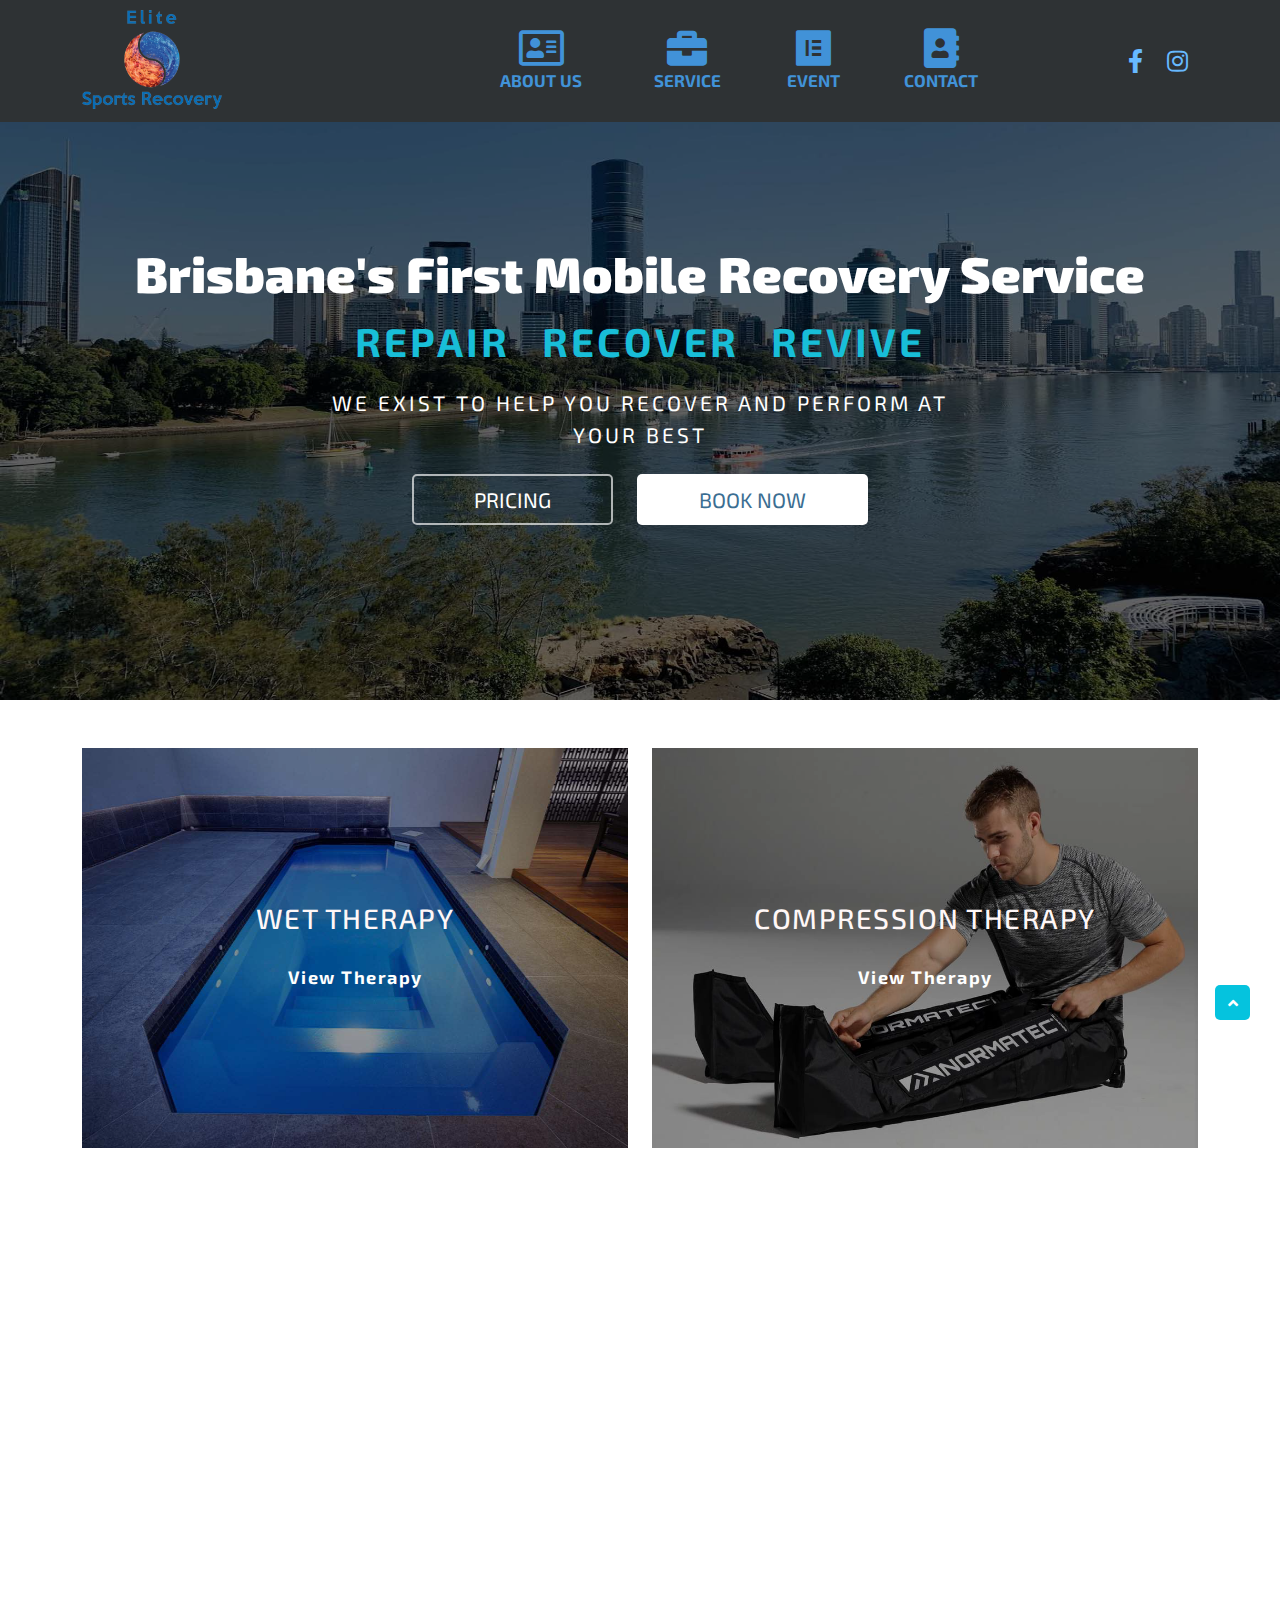
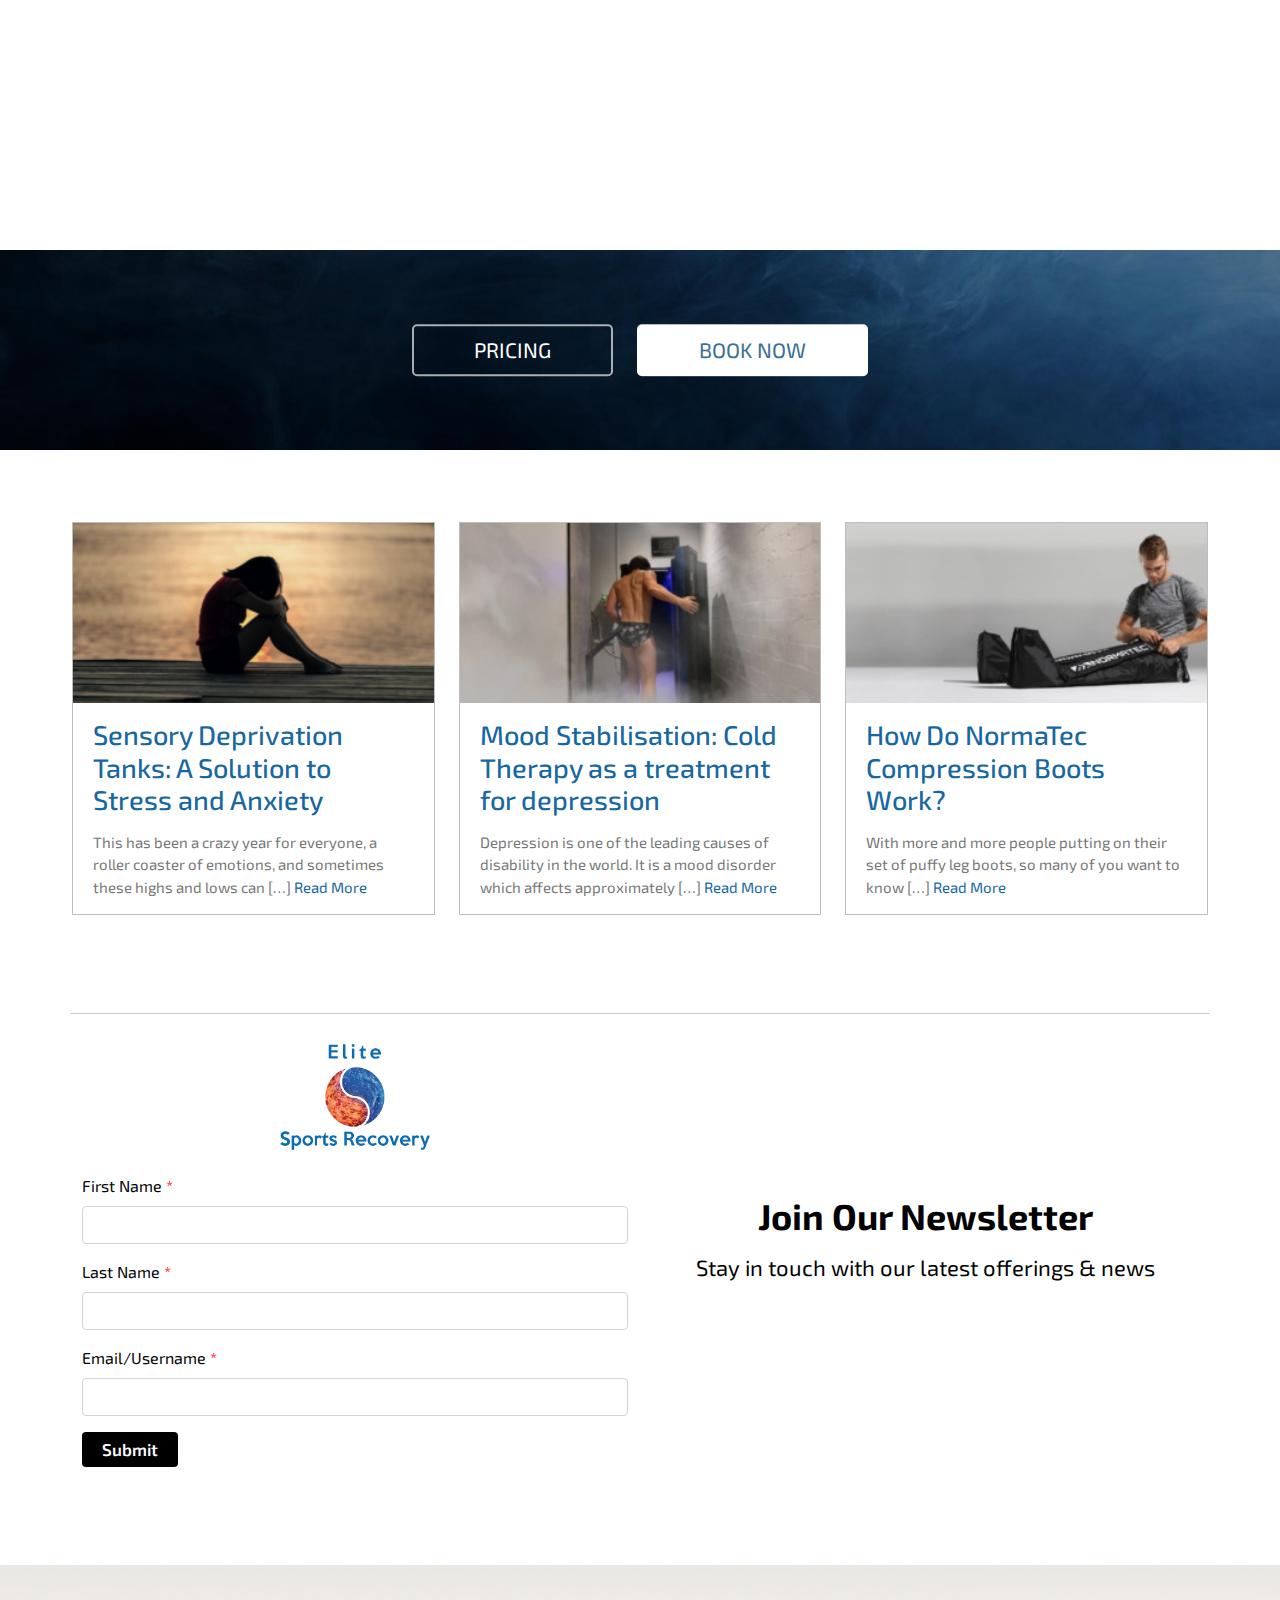
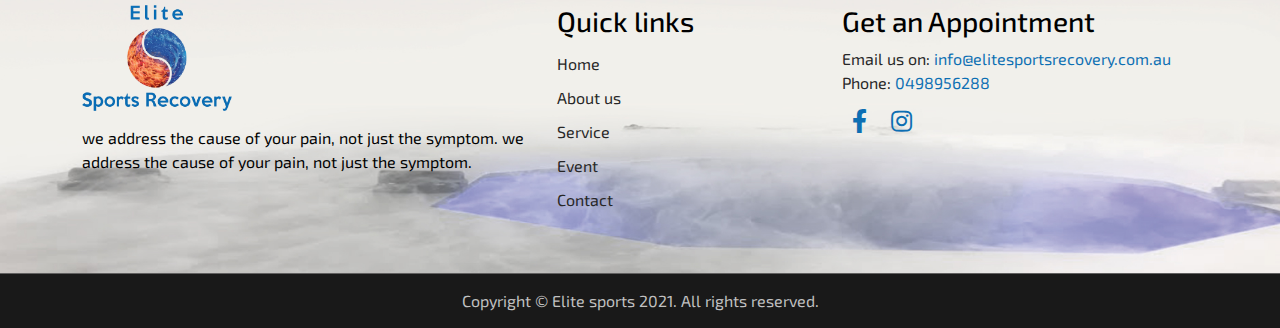
<file: index.html>
<!DOCTYPE html>
<html lang="en">
<head>
	<meta charset="UTF-8">
	<meta name="viewport" content="width=device-width, initial-scale=1.0">
	<title>Elite Sports Recovery - Home</title>
	<link rel="shortcut icon" href="favicon.ico" type="image/x-icon">
	<!-- Bootstrap CSS -->
	<link href="assets/css/bootstrap.min.css" rel="stylesheet">

	<!-- Font awesome cdn -->
	<link rel="stylesheet" href="https://cdnjs.cloudflare.com/ajax/libs/font-awesome/5.15.3/css/all.min.css"/>

	<!-- Google font -->
	<link rel="preconnect" href="https://fonts.gstatic.com">
	<link href="https://fonts.googleapis.com/css2?family=Staatliches&display=swap" rel="stylesheet">
	<link rel="preconnect" href="https://fonts.gstatic.com">
	<link href="https://fonts.googleapis.com/css2?family=Exo+2:wght@100;300;400;500;600&display=swap" rel="stylesheet">

	<!-- resource css link -->
	<link rel="stylesheet" href="assets/css/style.css">
	<link rel="stylesheet" href="assets/css/responsive.css">
</head>
<body>

	<a href="#0" class="scrollToTop"><i class="fas fa-angle-up"></i></a>

	<!-- ========== Header section start  =========== -->
	<div class="header-section">
		<div class="container">
			<div class="row">
				<div class="col-md-4">
					<div class="header-bottom-left">
						<a href="index.html"><img src="assets/img/logo.png" alt="logo"></a>
					</div>
				</div>
				<div class="col-md-6">
					<div class="header-bottom-right">
						<nav class="navbar navbar-expand-lg navbar-light">
							<button class="navbar-toggler" type="button" data-toggle="collapse" data-target="#navbarNav" aria-controls="navbarNav" aria-expanded="false" aria-label="Toggle navigation">
								<span class="navbar-toggler-icon"></span>
							</button>
							<div class="collapse navbar-collapse" id="navbarNav">
								<ul class="navbar-nav">
									<li class="nav-item"><a class="nav-link" href="about.html"><i class="far fa-address-card"></i>About us</a></li>
									<li class="nav-item"><a class="nav-link" href="service.html"><i class="fas fa-briefcase"></i>Service</a></li>
									<li class="nav-item"><a class="nav-link" href="event.html"><i class="fab fa-elementor"></i>Event</a></li>
									<li class="nav-item"><a class="nav-link" href="contact.html"><i class="fas fa-address-book"></i>Contact</a></li>
								</ul>
							</div>
						</nav>
					</div>
				</div>

				<div class="col-md-2">
					<div class="header-social">
						<ul>
							<li><a href="#"><i class="fab fa-facebook-f"></i></a></li>
							<li><a href="#"><i class="fab fa-instagram"></i></a></li>
						</ul>
					</div>
				</div>
			</div>
		</div>
	</div>
	<!-- ============== Header section end ================-->


	<!-- ============== Banner section start ================-->
	<div class="banner-section">
		<img src="assets/img/Bris-city.jpg" alt="banner image">
		<div class="container">
			<div class="row">
				<div class="col-md-12">
					<div class="banner-text">
						<h1>Brisbane's first mobile recovery service</h1>
						<p><span>Repair</span> <span>Recover</span> <span>Revive</span> </p>
						<p class="last-one">We exist to help you recover and perform at your best</p>	
					</div>
					<div class="button-section">
						<a href="#">Pricing</a>
						<a href="#" class="book-now">Book now</a>
					</div>
					
				</div>
			</div>
		</div>
	</div>
	<!-- ============== Banner section end ================-->



	<!-- ============== Therapy section start ================-->
	<div class="therapy-section mt-5">
		<div class="container">
			<div class="row">
				<div class="col-md-6">
					<div class="wet-therapy-section">
						<img src="assets/img/cold-spa-blue.jpg" alt="therapy picture">
						<a href="therapy.html">
						<h3>Wet therapy</h3>
						<p>View therapy</p></a>		
					</div>
				</div>

				<div class="col-md-6">
					<div class="wet-therapy-section">
						<img src="assets/img/normatec-boots.jpg" alt="therapy picture">
						<a href="compression.html">
						<h3>Compression Therapy</h3>
						<p>View therapy</p></a>

					</div>
				</div>
			</div>
		</div>
	</div>
	<!-- ============== Therapy section end ================-->


	<!-- ============== Video section start ================-->
	<div class="video-section mt-5">
		<div class="container">
			<div class="row">
				<div class="col-md-12">
					<iframe width="560" height="315" src="https://www.youtube.com/embed/h3Oy_wnZTY8" frameborder="0" allowfullscreen></iframe>
				</div>
			</div>
		</div>
	</div>
	<!-- ============== Video section end ================-->


	<!-- ============== Cryotherapy section start ================-->
	<!-- <div class="cryotherapy-section mt-5">
		<div class="container">
			<h2>Sydney Float & Cryotherapy Centre</h2>
			<div class="row">
				<div class="col-md-6">
					<div class="cryo-left">
						<p>Koa Recovery is a purpose built centre derived from passion, knowledge and experience offering evidence based treatments with a range of benefits to both your physical and mental self. <br><br> Are you looking to optimise your mind and body? Do you suffer from chronic pain? Are you recovering from an injury, or seeking to improve your performance? Do you find yourself tired and stressed?</p>
					</div>
				</div>

				<div class="col-md-6">
					<div class="cryo-right">
						<p>Koa Recovery offers solutions to naturally optimise your body's ability to heal itself. We offer a range of premium sports recovery therapies including Whole Body Cryotherapy, Float Therapy, Infrared Sauna, Compression Therapy (NormaTec) & Electro Stimulation (Compex). <br><br> Be the best version of you - join the community of Koa Recovery.</p>
					</div>
				</div>
			</div>
		</div>
	</div> -->
	<!-- ============== Cryotherapy section start ================-->


	<!-- ============== Pricing section start ================-->
	<div class="pricing-section mt-5">
		<div class="container">
			<div class="row">
				<div class="col-md-12">
					<div class="button-section">
						<a href="#">Pricing</a>
						<a href="#" class="book-now">Book now</a>
					</div>
				</div>
			</div>
		</div>
	</div>
	<!-- ============== Pricing section end ================-->


	<!-- ============== Bloging post section start ================-->
	<div class="blogging-section mt-5">
		<div class="container">
			<div class="row">
				<div class="col-md-4 mt-4">
					<div class="blogging-item">
						<a href="#"><img src="assets/img/Untitled-design-300x150.png" alt="blogging picture">
							<h3>Sensory Deprivation Tanks: A Solution to Stress and Anxiety</h3>
						</a>
						<p>This has been a crazy year for everyone,  a roller coaster of emotions, and sometimes these highs and lows can […] <span><a href="#">Read More</a></span></p>
					</div>
				</div>
				<div class="col-md-4 mt-4">
					<div class="blogging-item">
						<a href="#"><img src="assets/img/Untitled-design-7-300x150.jpg" alt="blogging picture">
							<h3>Mood Stabilisation: Cold Therapy as a treatment for depression</h3>
						</a>
						<p>Depression is one of the leading causes of disability in the world. It is a mood disorder which affects approximately […] <span><a href="#">Read More</a></span></p>
					</div>
				</div>
				<div class="col-md-4 mt-4">
					<div class="blogging-item">
						<a href="#"><img src="assets/img/Untitled-design-6-300x150.jpg" alt="blogging picture">
							<h3>How Do NormaTec Compression Boots Work?</h3>
						</a>
						<p>With more and more people putting on their set of puffy leg boots, so many of you want to know […] <span><a href="#">Read More</a></span></p>
					</div>
				</div>
			</div>
		</div>
	</div>
	<!-- ============== Bloging post section end ================-->


	<!-- ============== Newsletter section start ================-->
	<div class="contact-us-section news-letter mt-5 mb-5">
		<div class="container">
			<div class="row">
				<div class="col-md-6">
					<div class="contact-right">
						<div class="logo-section mb-4">
							<img src="assets/img/logo.png" alt="logo">
						</div>
						<form action="#" method="POST">
							<div class="mb-3">
								<label for="exampleFormControlInput1" class="form-label">First Name <span>*</span></label>
								<input type="text" class="form-control" id="exampleFormControlInput1">
							</div>
							
							<div class="mb-3">
								<label for="exampleFormControlInput3" class="form-label">Last Name <span>*</span></label>
								<input type="text" class="form-control" id="exampleFormControlInput3">
							</div>
							<div class="mb-3">
								<label for="exampleFormControlInput2" class="form-label">Email/Username <span>*</span></label>
								<input type="email" class="form-control" id="exampleFormControlInput2">
							</div>

							<button type="submit" class="btn">Submit</button>
						</form>
					</div>		
				</div>

				<div class="col-md-6">
					<div class="contact-left">
						<h3>Join Our Newsletter</h3>
						<p>Stay in touch with our latest offerings & news</p>
					</div>
				</div>
			</div>
		</div>
	</div>
	<!-- ============== Contact us section end ================-->



	<!-- ============== Footer section start ================-->
	<div class="footer-section mt-5">
		<div class="footer-top">
			<div class="container">
				<div class="row">
					<div class="col-md-5">
						<div class="footer-left">
							<a href="#"><img src="assets/img/logo.png" alt="logo"></a>
							<p>we address the cause of your pain, not just the symptom. we address the cause of your pain, not just the symptom.</p>
						</div>
					</div>
					<div class="col-md-3">
						<div class="footer-middle">
							<h3>Quick links</h3>
							<ul>
								<li><a href="index.html">Home</a></li>
								<li><a href="about.html">About us</a></li>
								<li><a href="service.html">Service</a></li>
								<li><a href="event.html">Event</a></li>
								<li><a href="contact.html">Contact</a></li>
							</ul>
						</div>
					</div>
					<div class="col-md-4">
						<div class="footer-right">
							<h3>Get an Appointment</h3>
							<p>Email us on: <a href="mailto:info@elitesportsrecovery.com.au">info@elitesportsrecovery.com.au</a><br>
							Phone: <a href="tel:0498956288">0498956288</a></p>
							<div class="header-social footer">
								<ul>
									<li><a href="#"><i class="fab fa-facebook-f"></i></a></li>
									<li><a href="#"><i class="fab fa-instagram"></i></a></li>
								</ul>
							</div>
						</div>
					</div>
				</div>
			</div>
		</div>

		<div class="footer-bottom">
			<div class="container">
				<div class="row">
					<div class="col-md-12">
						<div class="copyright-section">
							<p>Copyright © Elite sports 2021. All rights reserved.</p>
						</div>
					</div>
				</div>
			</div>
		</div>		
	</div>
	<!-- ============== Footer section end ================-->




	<script src="assets/js/jquery-3.5.1.min.js"></script>
	<script src="assets/js/popper.min.js"></script>
	<script src="assets/js/bootstrap.bundle.min.js"></script>
	<script src="assets/js/bootstrap.min.js"></script>

	<!-- Js resource -->
	<script src="assets/js/main.js"></script>

</body>
</html>
</file>
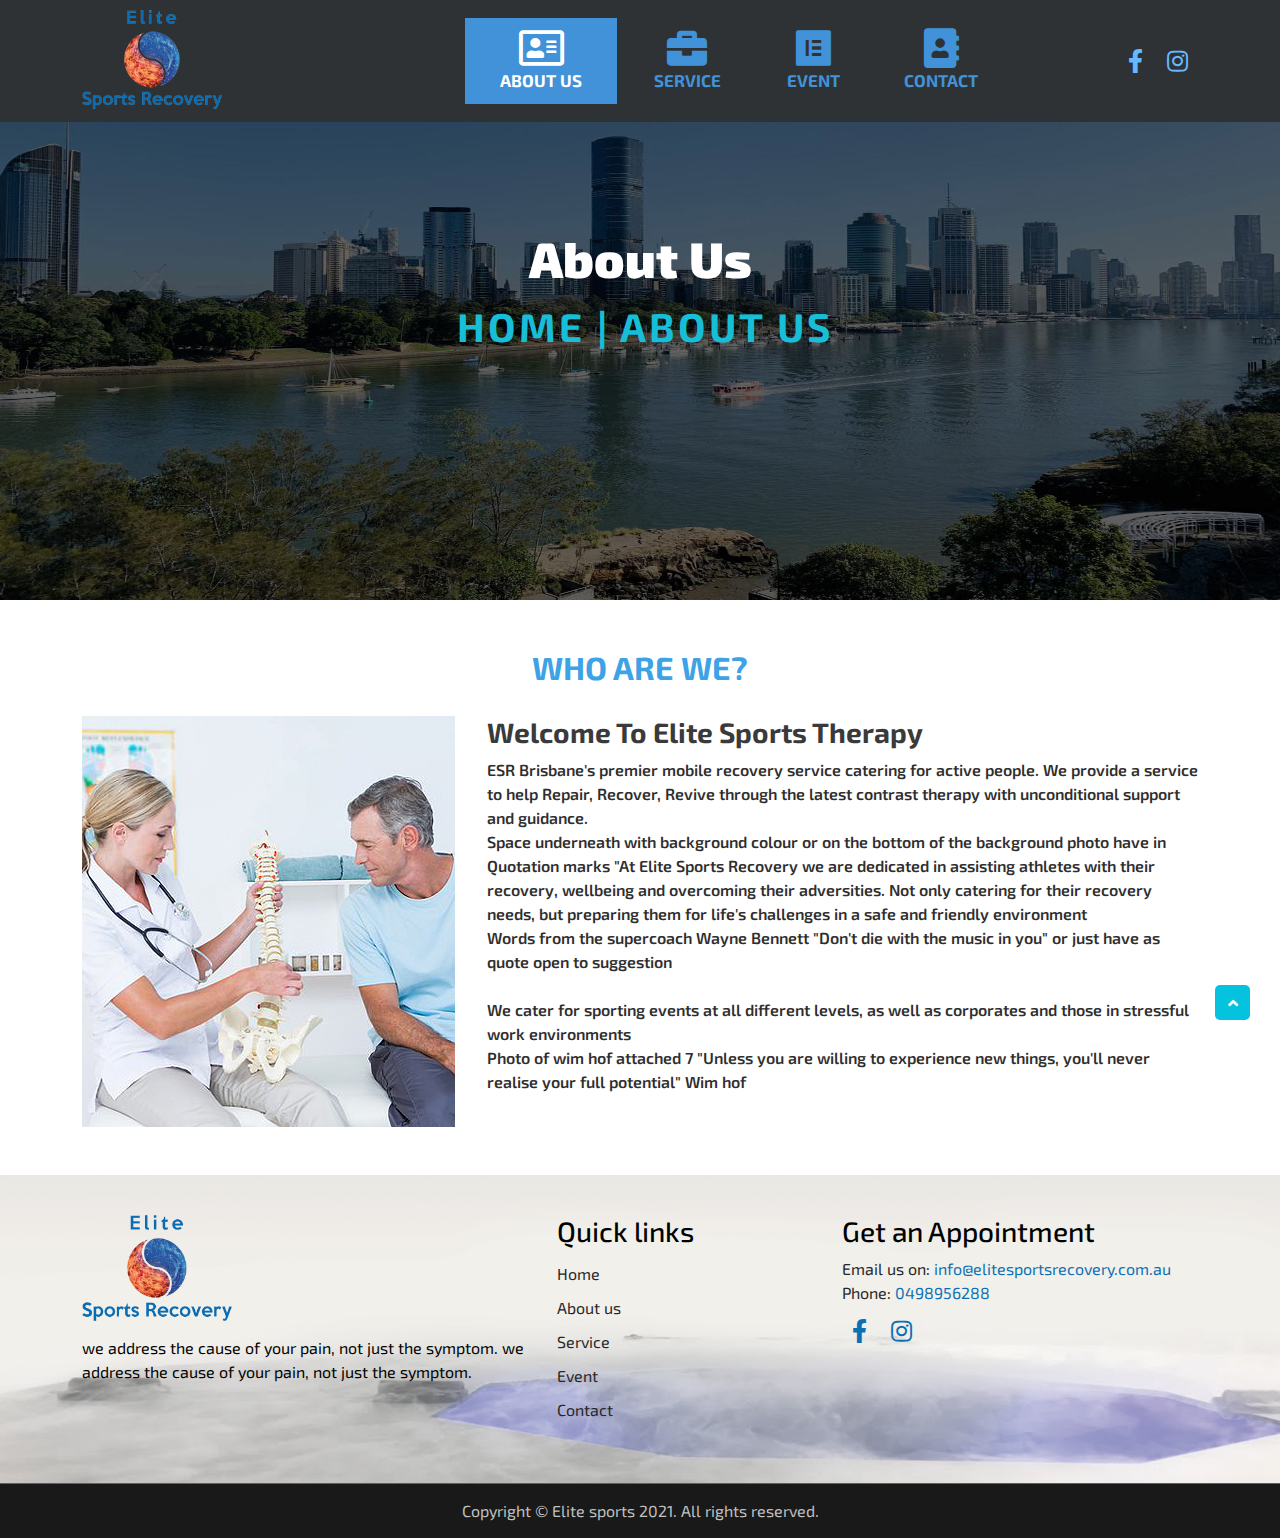
<file: about.html>
<!DOCTYPE html>
<html lang="en">
<head>
	<meta charset="UTF-8">
	<meta name="viewport" content="width=device-width, initial-scale=1.0">
	<title>Elite Sports Recovery - About us</title>
	<link rel="shortcut icon" href="favicon.ico" type="image/x-icon">
	<!-- Bootstrap CSS -->
	<link href="assets/css/bootstrap.min.css" rel="stylesheet">

	<!-- Font awesome cdn -->
	<link rel="stylesheet" href="https://cdnjs.cloudflare.com/ajax/libs/font-awesome/5.15.3/css/all.min.css"/>

	<!-- Google font -->
	<link rel="preconnect" href="https://fonts.gstatic.com">
	<link href="https://fonts.googleapis.com/css2?family=Staatliches&display=swap" rel="stylesheet">
	<link href="https://fonts.googleapis.com/css2?family=Exo+2:wght@100;300;400;500;600&display=swap" rel="stylesheet">


	<!-- resource css link -->
	<link rel="stylesheet" href="assets/css/style.css">
	<link rel="stylesheet" href="assets/css/responsive.css">
</head>
<body>

	<a href="#0" class="scrollToTop"><i class="fas fa-angle-up"></i></a>

	<!-- ========== Header section start  =========== -->
	<div class="header-section">
		<div class="container">
			<div class="row">
				<div class="col-md-4">
					<div class="header-bottom-left">
						<a href="index.html"><img src="assets/img/logo.png" alt="logo"></a>
					</div>
				</div>
				<div class="col-md-6">
					<div class="header-bottom-right">
						<nav class="navbar navbar-expand-lg navbar-light">
							<button class="navbar-toggler" type="button" data-toggle="collapse" data-target="#navbarNav" aria-controls="navbarNav" aria-expanded="false" aria-label="Toggle navigation">
								<span class="navbar-toggler-icon"></span>
							</button>
							<div class="collapse navbar-collapse" id="navbarNav">
								<ul class="navbar-nav">
									<li class="nav-item active"><a class="nav-link" href="about.html"><i class="far fa-address-card"></i>About us</a></li>
									<li class="nav-item"><a class="nav-link" href="service.html"><i class="fas fa-briefcase"></i>Service</a></li>
									<li class="nav-item"><a class="nav-link" href="event.html"><i class="fab fa-elementor"></i>Event</a></li>
									<li class="nav-item"><a class="nav-link" href="contact.html"><i class="fas fa-address-book"></i>Contact</a></li>
								</ul>
							</div>
						</nav>
					</div>
				</div>

				<div class="col-md-2">
					<div class="header-social">
						<ul>
							<li><a href="#"><i class="fab fa-facebook-f"></i></a></li>
							<li><a href="#"><i class="fab fa-instagram"></i></a></li>
						</ul>
					</div>
				</div>
			</div>
		</div>
	</div>
	<!-- ============== Header section end ================-->


	<!-- ============== Banner section start ================-->
	<div class="banner-section about">
		<img src="assets/img/Bris-city.jpg" alt="banner image">
		<div class="container">
			<div class="row">
				<div class="col-md-12">
					<div class="banner-text">
						<h1>About us</h1>
						<p><span>Home |</span>About us</p>
					</div>
				</div>
			</div>
		</div>
	</div>
	<!-- ============== Banner section end ================-->



	<!-- ============== About us section start ================-->
	<div class="about-us-section mt-5">
		<div class="container">
			<div class="row">
				<div class="col-md-12">
					<h2>WHO ARE WE?</h2>
					<div class="row">
						<div class="col-lg-4">
							<div class="who-left">
								<img src="assets/img/image-1-1.jpg" alt="image who">
							</div>
						</div>
						<div class="col-lg-8">
							<div class="who-right">
								<h3>Welcome to Elite sports therapy</h3>
								<p>ESR Brisbane's premier mobile recovery service catering for active people. We provide a service to help Repair, Recover, Revive through the latest contrast therapy with unconditional support and guidance.<br>Space underneath with background colour or on the bottom of the background photo have in Quotation marks "At Elite Sports Recovery we are dedicated in assisting athletes with their recovery, wellbeing and overcoming their adversities. Not only catering for their recovery needs, but preparing them for life's challenges in a safe and friendly environment<br>Words from the supercoach Wayne Bennett "Don't die with the music in you" or just have as quote open to suggestion<br><br>We cater for sporting events at all different levels, as well as corporates and those in stressful work environments<br>Photo of wim hof attached 7 "Unless you are willing to experience new things, you'll never realise your full potential" Wim hof</p>
							</div>
						</div>
					</div>
				</div>
			</div>
		</div>
	</div>
	<!-- ============== About us section end ================-->


	<!-- ============== Footer section start ================-->
	<div class="footer-section mt-5">
		<div class="footer-top">
			<div class="container">
				<div class="row">
					<div class="col-md-5">
						<div class="footer-left">
							<a href="#"><img src="assets/img/logo.png" alt="logo"></a>
							<p>we address the cause of your pain, not just the symptom. we address the cause of your pain, not just the symptom.</p>
						</div>
					</div>
					<div class="col-md-3">
						<div class="footer-middle">
							<h3>Quick links</h3>
							<ul>
								<li><a href="index.html">Home</a></li>
								<li><a href="about.html">About us</a></li>
								<li><a href="service.html">Service</a></li>
								<li><a href="event.html">Event</a></li>
								<li><a href="contact.html">Contact</a></li>
							</ul>
						</div>
					</div>
					<div class="col-md-4">
						<div class="footer-right">
							<h3>Get an Appointment</h3>
							<p>Email us on: <a href="mailto:info@elitesportsrecovery.com.au">info@elitesportsrecovery.com.au</a><br>
							Phone: <a href="tel:0498956288">0498956288</a></p>
							<div class="header-social footer">
								<ul>
									<li><a href="#"><i class="fab fa-facebook-f"></i></a></li>
									<li><a href="#"><i class="fab fa-instagram"></i></a></li>
								</ul>
							</div>
						</div>
					</div>
				</div>
			</div>
		</div>

		<div class="footer-bottom">
			<div class="container">
				<div class="row">
					<div class="col-md-12">
						<div class="copyright-section">
							<p>Copyright © Elite sports 2021. All rights reserved.</p>
						</div>
					</div>
				</div>
			</div>
		</div>		
	</div>
	<!-- ============== Footer section end ================-->





	<script src="assets/js/jquery-3.5.1.min.js"></script>
	<script src="assets/js/popper.min.js"></script>
	<script src="assets/js/bootstrap.bundle.min.js"></script>
	<script src="assets/js/bootstrap.min.js"></script>

	<!-- Js resource -->
	<script src="assets/js/main.js"></script>

</body>
</html>
</file>
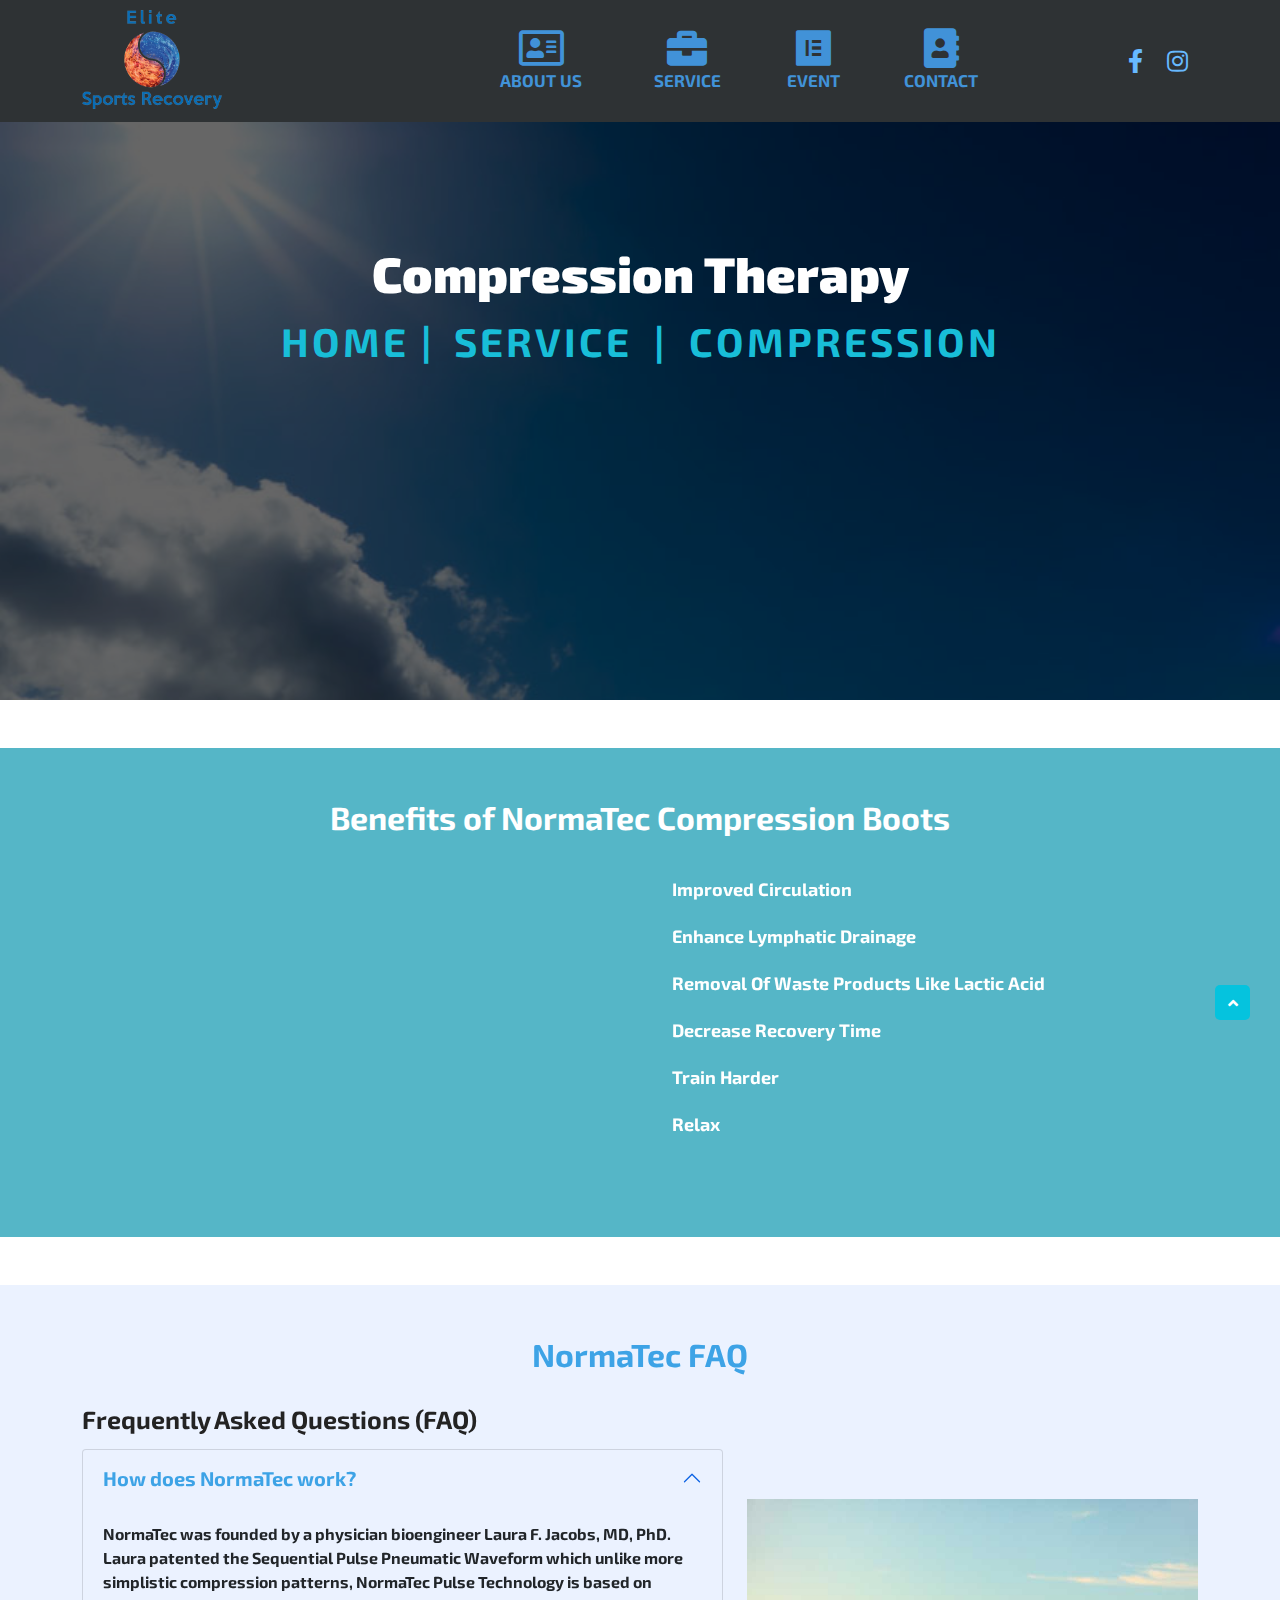
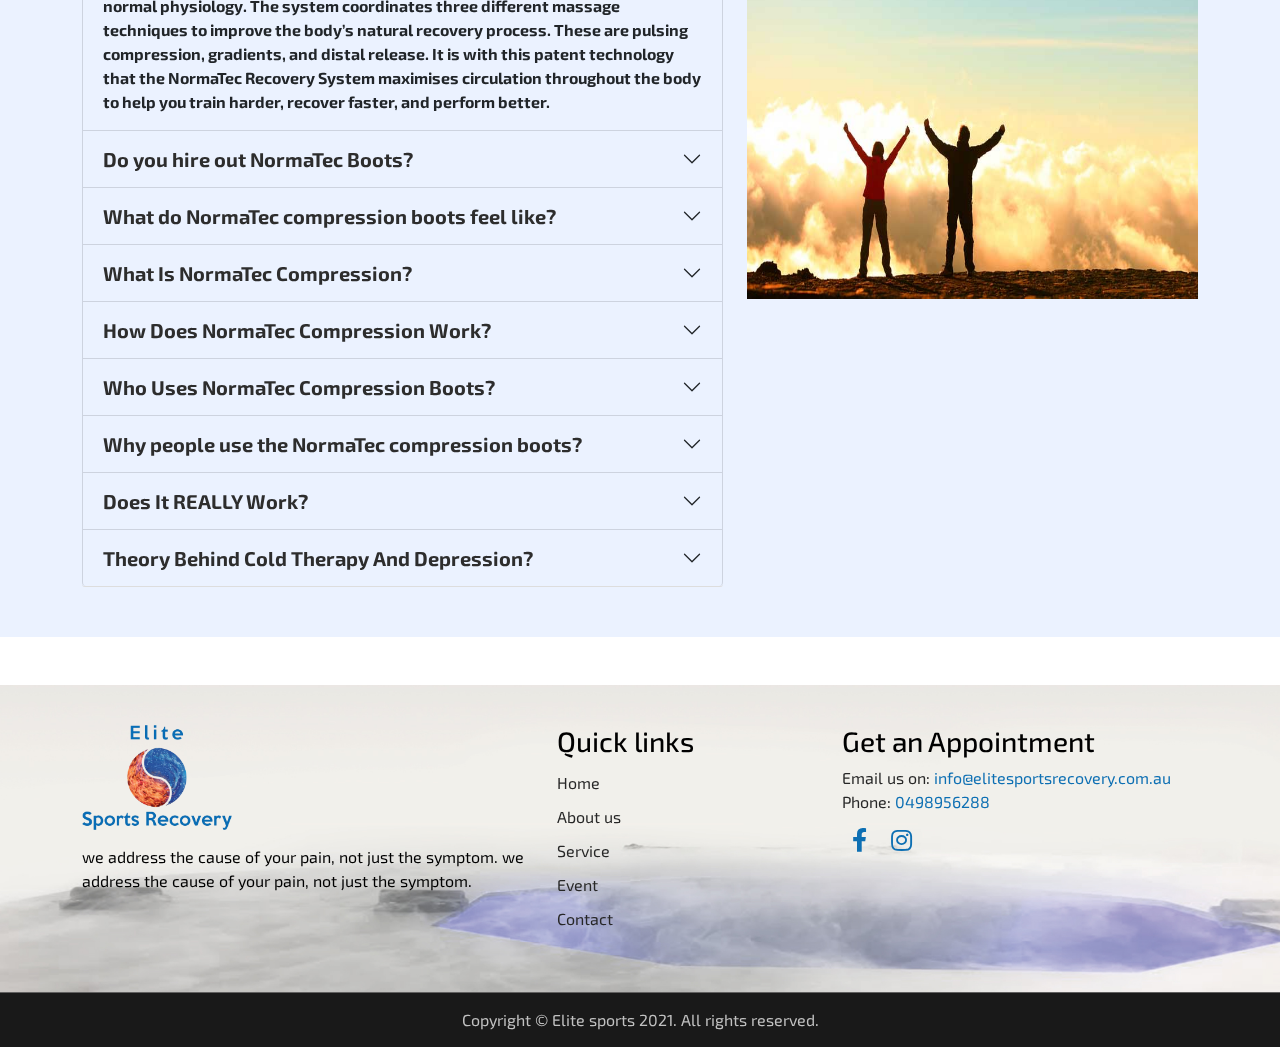
<file: compression.html>
<!DOCTYPE html>
<html lang="en">
<head>
	<meta charset="UTF-8">
	<meta name="viewport" content="width=device-width, initial-scale=1.0">
	<title>Elite Sports Recovery - Home</title>
	<link rel="shortcut icon" href="favicon.ico" type="image/x-icon">
	<!-- Bootstrap CSS -->
	<link href="assets/css/bootstrap.min.css" rel="stylesheet">

	<!-- Font awesome cdn -->
	<link rel="stylesheet" href="https://cdnjs.cloudflare.com/ajax/libs/font-awesome/5.15.3/css/all.min.css"/>

	<!-- Google font -->
	<link rel="preconnect" href="https://fonts.gstatic.com">
	<link href="https://fonts.googleapis.com/css2?family=Staatliches&display=swap" rel="stylesheet">
	<link href="https://fonts.googleapis.com/css2?family=Exo+2:wght@100;300;400;500;600&display=swap" rel="stylesheet">

	<!-- resource css link -->
	<link rel="stylesheet" href="assets/css/style.css">
	<link rel="stylesheet" href="assets/css/responsive.css">
</head>
<body>

	<a href="#0" class="scrollToTop"><i class="fas fa-angle-up"></i></a>

	<!-- ========== Header section start  =========== -->
	<div class="header-section">
		<div class="container">
			<div class="row">
				<div class="col-md-4">
					<div class="header-bottom-left">
						<a href="index.html"><img src="assets/img/logo.png" alt="logo"></a>
					</div>
				</div>
				<div class="col-md-6">
					<div class="header-bottom-right">
						<nav class="navbar navbar-expand-lg navbar-light">
							<button class="navbar-toggler" type="button" data-toggle="collapse" data-target="#navbarNav" aria-controls="navbarNav" aria-expanded="false" aria-label="Toggle navigation">
								<span class="navbar-toggler-icon"></span>
							</button>
							<div class="collapse navbar-collapse" id="navbarNav">
								<ul class="navbar-nav">
									<li class="nav-item"><a class="nav-link" href="about.html"><i class="far fa-address-card"></i>About us</a></li>
									<li class="nav-item"><a class="nav-link" href="service.html"><i class="fas fa-briefcase"></i>Service</a></li>
									<li class="nav-item"><a class="nav-link" href="event.html"><i class="fab fa-elementor"></i>Event</a></li>
									<li class="nav-item"><a class="nav-link" href="contact.html"><i class="fas fa-address-book"></i>Contact</a></li>
								</ul>
							</div>
						</nav>
					</div>
				</div>

				<div class="col-md-2">
					<div class="header-social">
						<ul>
							<li><a href="#"><i class="fab fa-facebook-f"></i></a></li>
							<li><a href="#"><i class="fab fa-instagram"></i></a></li>
						</ul>
					</div>
				</div>
			</div>
		</div>
	</div>
	<!-- ============== Header section end ================-->


	<!-- ============== Banner section start ================-->
	<div class="banner-section">
		<img src="assets/img/clear-sunshine.jpg" alt="banner image">
		<div class="container">
			<div class="row">
				<div class="col-md-12">
					<div class="banner-text">
						<h1>Compression therapy</h1>
						<p><span>Home |</span><span>Service</span> |<span> Compression</span></p>
					</div>
				</div>
			</div>
		</div>
	</div>
	<!-- ============== Banner section end ================-->


	<!-- ============== Normatec section start ================-->
	<div class="normatec-section mt-5">
		<div class="container">
			<div class="row">
				<div class="col-md-12">
					<h2>Benefits of NormaTec Compression Boots</h2>
					<div class="row">
						<div class="col-md-6">
							<div class="video-section">
								<iframe width="560" height="315" src="https://www.youtube.com/embed/h3Oy_wnZTY8" frameborder="0" allowfullscreen></iframe>
							</div>
						</div>
						<div class="col-md-6">
							<div class="instruction">
								<ul>
									<li>Improved circulation</li>
									<li>Enhance lymphatic drainage</li>
									<li>Removal of waste products like Lactic Acid</li>
									<li>Decrease recovery time</li>
									<li>Train harder</li>
									<li>Relax</li>
								</ul>
							</div>
						</div>
					</div>	
				</div>
			</div>
		</div>
	</div>
	<!-- ============== Normatec section end ================-->

	<!-- ============== Faq section start ================-->
	<div class="faq-section mt-5 mb-5">
		<h2>NormaTec FAQ</h2>
		<div class="container">
			<h3>Frequently Asked Questions (FAQ) </h3>
			<div class="row">
				<div class="col-lg-7">
					<div class="question-section">
						<div class="accordion" id="accordionExample">
							<div class="accordion-item">
							    <h2 class="accordion-header" id="headingOne">
							      <button class="accordion-button" type="button" data-bs-toggle="collapse" data-bs-target="#collapseOne" aria-expanded="true" aria-controls="collapseOne">
							        How does NormaTec work?
							      </button>
							    </h2>
							    <div id="collapseOne" class="accordion-collapse collapse show" aria-labelledby="headingOne" data-bs-parent="#accordionExample">
							      <div class="accordion-body">
							        <strong>NormaTec was founded by a physician bioengineer Laura F. Jacobs, MD, PhD. Laura patented the Sequential Pulse Pneumatic Waveform which unlike more simplistic compression patterns, NormaTec Pulse Technology is based on normal physiology. The system coordinates three different massage techniques to improve the body’s natural recovery process. These are pulsing compression, gradients, and distal release. It is with this patent technology that the NormaTec Recovery System maximises circulation throughout the body to help you train harder, recover faster, and perform better.</strong>
							      </div>
							    </div>
							</div>
							<div class="accordion-item">
							    <h2 class="accordion-header" id="headingTwo">
							      <button class="accordion-button collapsed" type="button" data-bs-toggle="collapse" data-bs-target="#collapseTwo" aria-expanded="false" aria-controls="collapseTwo">
							        Do you hire out NormaTec Boots?
							      </button>
							    </h2>
							    <div id="collapseTwo" class="accordion-collapse collapse" aria-labelledby="headingTwo" data-bs-parent="#accordionExample">
							      <div class="accordion-body">
							        <strong>Yes we do! Have an injury and want to get on top of it at home? Have a race, comp or event and want to take them away with you? Or have a busy life and always on your feet? We now hire out the normatec boots so you can use them whenever you like during your hire period.</strong>
							      </div>
							    </div>
							</div>
							<div class="accordion-item">
							    <h2 class="accordion-header" id="headingThree">
							      <button class="accordion-button collapsed" type="button" data-bs-toggle="collapse" data-bs-target="#collapseThree" aria-expanded="false" aria-controls="collapseThree">
							        What do NormaTec compression boots feel like?
							      </button>
							    </h2>
							    <div id="collapseThree" class="accordion-collapse collapse" aria-labelledby="headingThree" data-bs-parent="#accordionExample">
							      <div class="accordion-body">
							        <strong>We gets asked this atleast once a day. So here is what I think it feels like...<br>The initial feeling is like a blood pressure cuff being inflated around your ankle. This feeling then subsides and the inflation slowly works up the legs. Over the course of the session, the boots feel like a deep pressure massage over the leg. The graduated pressure is soothing, relaxing and calming. Its not until you take the boots off that you experience the light weightless feeling through the legs.</strong>
							      </div>
							    </div>
							</div>
							<div class="accordion-item">
							    <h2 class="accordion-header" id="headingFour">
							      <button class="accordion-button collapsed" type="button" data-bs-toggle="collapse" data-bs-target="#collapseFour" aria-expanded="false" aria-controls="collapseFour">
							        What Is NormaTec Compression?
							      </button>
							    </h2>
							    <div id="collapseFour" class="accordion-collapse collapse" aria-labelledby="headingFour" data-bs-parent="#accordionExample">
							      <div class="accordion-body">
							        <strong>NormaTec compression boots were originally founded as a medical device. The technology was developed by a physician bioengineer with the goal to help improve blood flow and speed up the recovery progress. Increased amount of research, it is now a clinically proven treatment to increase circulation, reduce soreness and help athletes perform at their best.</strong>
							      </div>
							    </div>
							</div>
							<div class="accordion-item">
							    <h2 class="accordion-header" id="headingFive">
							      <button class="accordion-button collapsed" type="button" data-bs-toggle="collapse" data-bs-target="#collapseFive" aria-expanded="false" aria-controls="collapseFive">
							        How Does NormaTec Compression Work?
							      </button>
							    </h2>
							    <div id="collapseFive" class="accordion-collapse collapse" aria-labelledby="headingFive" data-bs-parent="#accordionExample">
							      <div class="accordion-body">
							        <strong>NormaTec uses patent PULSE Massage Pattern which uses 3 techniques.<br>Pulsing<br>Distal release<br>Gradients<br>Pulsing<br>Instead of squeezing the legs to transport fluid out, NormaTec uses a pulsing mechanism which mimics the naturally occuring muscle pump within our body.<br><br>Gradients<br>lymphatic vessels have one-way valves that prevent fluid backflow. The pulse technology uses hold pressures to keep everything flowing in the right direction and prevent backflow.This feature also enables maximum pressure in each zone over the legs.<br><br>Distal Release<br>Static pressure can have a negative effect on circulatory flow if it is maintained for too long. NormaTec uses 'Sequential Pulse Technology' which releases hold pressures once they are no longer needed to the backflow.This ensures that each portion of the limb gains maximal rest time between compression cycles.</strong>
							      </div>
							    </div>
							</div>
							<div class="accordion-item">
							    <h2 class="accordion-header" id="headingSix">
							      <button class="accordion-button collapsed" type="button" data-bs-toggle="collapse" data-bs-target="#collapseSix" aria-expanded="false" aria-controls="collapseSix">
							       Who Uses NormaTec Compression Boots?
							      </button>
							    </h2>
							    <div id="collapseSix" class="accordion-collapse collapse" aria-labelledby="headingSix" data-bs-parent="#accordionExample">
							      <div class="accordion-body">
							        <strong>NormaTec boots are used by a wide variety of people. They are very few contraindications meaning they are right for lots of people for lots of reasons.</strong>
							      </div>
							    </div>
							</div>
							<div class="accordion-item">
							    <h2 class="accordion-header" id="headingSeven">
							      <button class="accordion-button collapsed" type="button" data-bs-toggle="collapse" data-bs-target="#collapseSeven" aria-expanded="false" aria-controls="collapseSeven">
							       Why people use the NormaTec compression boots?
							      </button>
							    </h2>
							    <div id="collapseSeven" class="accordion-collapse collapse" aria-labelledby="headingSeven" data-bs-parent="#accordionExample">
							      <div class="accordion-body">
							        <strong>Pregnant and wish to decrease fluid build up in the legs. This is particularly problematic for ladies in their third trimester Weekend warriors and athletes who have been training hard and have sore legs People who are on their feet all day and have tied / sore legs Those who sit at a desk all day and have fluid build up or poor circulation in their legs Runners, cyclists, swimmers or crossfitters who are trying to freshen their legs prior to an event or race</strong>
							      </div>
							    </div>
							</div>
							<div class="accordion-item">
							    <h2 class="accordion-header" id="headingEight">
							      <button class="accordion-button collapsed" type="button" data-bs-toggle="collapse" data-bs-target="#collapseEight" aria-expanded="false" aria-controls="collapseEight">
							       Does It REALLY Work?
							      </button>
							    </h2>
							    <div id="collapseEight" class="accordion-collapse collapse" aria-labelledby="headingEight" data-bs-parent="#accordionExample">
							      <div class="accordion-body">
							        <strong>NormaTec compression therapy is clinically proven by a range of research studies. Research has revealed that NormaTec aids to:<br>Lessen pain sensitivity. Therefore accelerating recovery by reducing muscle soreness from pressure stimuli Treat DOMS. A 30min session in the NormaTec compression boots increases blood flow possibility making it a viable management of DOMS Clear metabolites Passively. NormaTec compression significantly lower blood lactate levels Gene Expression in Muscle Tissue. NormaTec upgregulates rps^ and downregulates Stat1. This may assist with a positive adaptive response to exercise Upgregulates PGC-1a and eNOS. A 60min session has been proven to achieve this with biopsy samples Improve Endothelial Function. A single session improves conduit artery endothelial function systematically and improve RH blood flow Decreases Muscle Fatigue After Exercise. Increases Flexibility and skeletal muscle oxidative stress during recovery from heavy resistance training Increased Range of Motion. NormaTec rapidly enhances acute range of motion with less discomfort and time</strong>
							      </div>
							    </div>
							</div>

							<div class="accordion-item">
							    <h2 class="accordion-header" id="headingNine">
							      <button class="accordion-button collapsed" type="button" data-bs-toggle="collapse" data-bs-target="#collapseNine" aria-expanded="false" aria-controls="collapseNine">
							       Theory Behind Cold Therapy And Depression?
							      </button>
							    </h2>
							    <div id="collapseNine" class="accordion-collapse collapse" aria-labelledby="headingNine" data-bs-parent="#accordionExample">
							      <div class="accordion-body">
							        <strong>There is a theory that overtime through evolution, humans lack a lifestyle where physiological stressors that primates were previously exposed to are experienced (e.g. changes in body temperature experienced from a cold swim). This proposes the theory that a reduction in 'thermal exercise' may cause inadequate functioning of the brain. The second thought, is that our genetic makeup predisposes some people to this phenomenon more than others.<br>Exposing our body to the cold has a range of health benefits which may include reducing swelling, inflammation and muscle soreness, improving sleep hygiene, attention and strengthening of the immune system.<br>Recent evidence has also investigated the impact that cold therapy may have on our mood and symptoms of depression.<br>The sympathetic nervous system is activated when our body is exposed to the cold. Exposure to cold also increases the amount of beta-endorphin and noradrenaline in the blood, both of which have an impact on our mood. Our skin has a high density of cold receptors. By exposing our skin to the cold, our body receives an influx of impulses from peripheral nerve endings to the brain. According to research from the Journal of Medical Hypotheses, this could also result in an anti-depressive effect.<br>As well as a positive impact on depression, cold therapy was also found to have a significant analgesic effect according the the Journal of Medical Hypotheses. An advantage of cold therapy over traditional medicinal management tools for pain management is that it does not appear to have noticeable side effects or cause dependence. For many Australians, chronic pain and depression are inevitably linked. This therefore provides another avenue to support the use of cold therapy as a tool to help stabilise your mood.</strong>
							      </div>
							    </div>
							</div>
						</div>
					</div>
				</div>

				<div class="col-lg-5">
					<div class="faq-right">
						<img src="assets/img/freedom-2-people-clouds-.jpg" alt="freedom 2 people clouds">
					</div>
				</div>
			</div>
		</div>
	</div>	
	<!-- ============== Faq section end ================-->

	<!-- ============== Footer section start ================-->
	<div class="footer-section mt-5">
		<div class="footer-top">
			<div class="container">
				<div class="row">
					<div class="col-md-5">
						<div class="footer-left">
							<a href="#"><img src="assets/img/logo.png" alt="logo"></a>
							<p>we address the cause of your pain, not just the symptom. we address the cause of your pain, not just the symptom.</p>
						</div>
					</div>
					<div class="col-md-3">
						<div class="footer-middle">
							<h3>Quick links</h3>
							<ul>
								<li><a href="index.html">Home</a></li>
								<li><a href="about.html">About us</a></li>
								<li><a href="service.html">Service</a></li>
								<li><a href="event.html">Event</a></li>
								<li><a href="contact.html">Contact</a></li>
							</ul>
						</div>
					</div>
					<div class="col-md-4">
						<div class="footer-right">
							<h3>Get an Appointment</h3>
							<p>Email us on: <a href="mailto:info@elitesportsrecovery.com.au">info@elitesportsrecovery.com.au</a><br>
							Phone: <a href="tel:0498956288">0498956288</a></p>
							<div class="header-social footer">
								<ul>
									<li><a href="#"><i class="fab fa-facebook-f"></i></a></li>
									<li><a href="#"><i class="fab fa-instagram"></i></a></li>
								</ul>
							</div>
						</div>
					</div>
				</div>
			</div>
		</div>

		<div class="footer-bottom">
			<div class="container">
				<div class="row">
					<div class="col-md-12">
						<div class="copyright-section">
							<p>Copyright © Elite sports 2021. All rights reserved.</p>
						</div>
					</div>
				</div>
			</div>
		</div>		
	</div>
	<!-- ============== Footer section end ================-->





	<script src="assets/js/jquery-3.5.1.min.js"></script>
	<script src="assets/js/popper.min.js"></script>
	<script src="assets/js/bootstrap.bundle.min.js"></script>
	<script src="assets/js/bootstrap.min.js"></script>

	<!-- Js resource -->
	<script src="assets/js/main.js"></script>

</body>
</html>
</file>
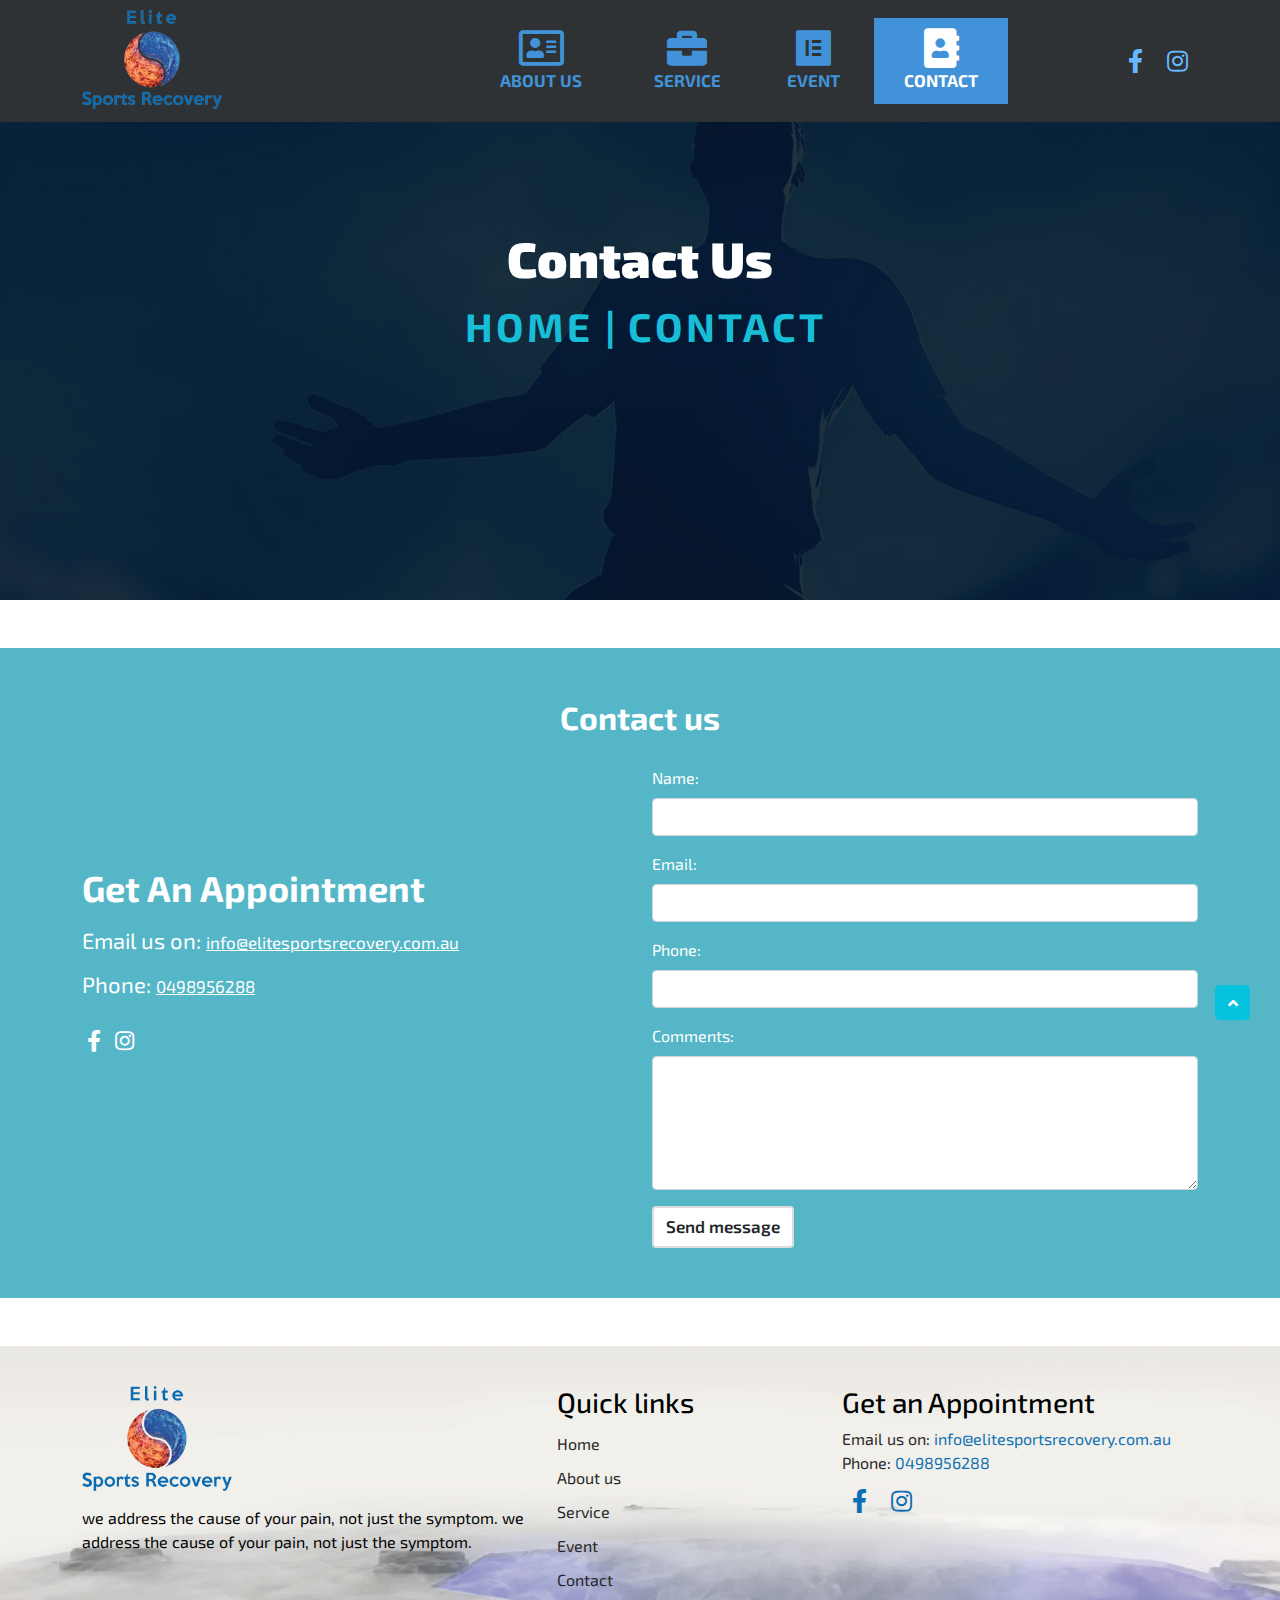
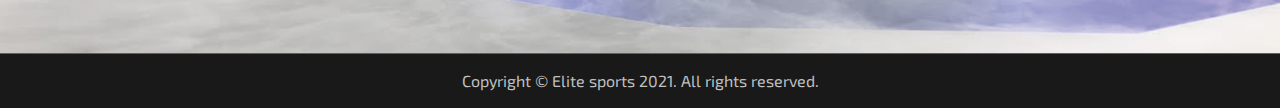
<file: contact.html>
<!DOCTYPE html>
<html lang="en">
<head>
	<meta charset="UTF-8">
	<meta name="viewport" content="width=device-width, initial-scale=1.0">
	<title>Elite Sports Recovery - Contact us</title>
	<link rel="shortcut icon" href="favicon.ico" type="image/x-icon">
	<!-- Bootstrap CSS -->
	<link href="assets/css/bootstrap.min.css" rel="stylesheet">

	<!-- Font awesome cdn -->
	<link rel="stylesheet" href="https://cdnjs.cloudflare.com/ajax/libs/font-awesome/5.15.3/css/all.min.css"/>
	
	<!-- Google font -->
	<link rel="preconnect" href="https://fonts.gstatic.com">
	<link href="https://fonts.googleapis.com/css2?family=Staatliches&display=swap" rel="stylesheet">
	<link href="https://fonts.googleapis.com/css2?family=Exo+2:wght@100;300;400;500;600&display=swap" rel="stylesheet">


	<!-- resource css link -->
	<link rel="stylesheet" href="assets/css/style.css">
	<link rel="stylesheet" href="assets/css/responsive.css">
</head>
<body>

	<a href="#0" class="scrollToTop"><i class="fas fa-angle-up"></i></a>

	<!-- ========== Header section start  =========== -->
	<div class="header-section">
		<div class="container">
			<div class="row">
				<div class="col-md-4">
					<div class="header-bottom-left">
						<a href="index.html"><img src="assets/img/logo.png" alt="logo"></a>
					</div>
				</div>
				<div class="col-md-6">
					<div class="header-bottom-right">
						<nav class="navbar navbar-expand-lg navbar-light">
							<button class="navbar-toggler" type="button" data-toggle="collapse" data-target="#navbarNav" aria-controls="navbarNav" aria-expanded="false" aria-label="Toggle navigation">
								<span class="navbar-toggler-icon"></span>
							</button>
							<div class="collapse navbar-collapse" id="navbarNav">
								<ul class="navbar-nav">
									<li class="nav-item"><a class="nav-link" href="about.html"><i class="far fa-address-card"></i>About us</a></li>
									<li class="nav-item"><a class="nav-link" href="service.html"><i class="fas fa-briefcase"></i>Service</a></li>
									<li class="nav-item"><a class="nav-link" href="event.html"><i class="fab fa-elementor"></i>Event</a></li>
									<li class="nav-item active"><a class="nav-link" href="contact.html"><i class="fas fa-address-book"></i>Contact</a></li>
								</ul>
							</div>
						</nav>
					</div>
				</div>

				<div class="col-md-2">
					<div class="header-social">
						<ul>
							<li><a href="#"><i class="fab fa-facebook-f"></i></a></li>
							<li><a href="#"><i class="fab fa-instagram"></i></a></li>
						</ul>
					</div>
				</div>
			</div>
		</div>
	</div>
	<!-- ============== Header section end ================-->


	<!-- ============== Banner section start ================-->
	<div class="banner-section about">
		<img src="assets/img/inner-landing-02.jpg" alt="banner image">
		<div class="container">
			<div class="row">
				<div class="col-md-12">
					<div class="banner-text">
						<h1>Contact us</h1>
						<p><span>Home |</span>Contact</p>
					</div>
				</div>
			</div>
		</div>
	</div>
	<!-- ============== Banner section end ================-->

	<!-- ============== Contact us section start ================-->
	<div class="contact-us-section mt-5 mb-5">
		<div class="container">
			<h2>Contact us</h2>
			<div class="row">
				<div class="col-md-6">
					<div class="contact-left">
						<h3>Get an Appointment</h3>
						<p>Email us on: <a href="mailto:info@elitesportsrecovery.com.au">info@elitesportsrecovery.com.au</a><br>
							Phone: <a href="tel:0498956288">0498956288</a></p>
						<div class="header-social contact">
							<ul>
								<li><a href="#"><i class="fab fa-facebook-f"></i></a></li>
								<li><a href="#"><i class="fab fa-instagram"></i></a></li>
							</ul>
						</div>
					</div>
				</div>
				<div class="col-md-6">
					<div class="contact-right">
						<form action="#" method="POST">
							<div class="mb-3">
								<label for="exampleFormControlInput1" class="form-label">Name:</label>
								<input type="text" class="form-control" id="exampleFormControlInput1">
							</div>
							<div class="mb-3">
								<label for="exampleFormControlInput2" class="form-label">Email:</label>
								<input type="email" class="form-control" id="exampleFormControlInput2">
							</div>
							<div class="mb-3">
								<label for="exampleFormControlInput3" class="form-label">Phone:</label>
								<input type="text" class="form-control" id="exampleFormControlInput3">
							</div>
							<div class="mb-3">
								<label for="exampleFormControlTextarea1" class="form-label">Comments:</label>
								<textarea class="form-control" id="exampleFormControlTextarea1" rows="5"></textarea>
							</div>

							<button type="submit" class="btn">Send message</button>
						</form>
					</div>		
				</div>
			</div>
		</div>
	</div>
	<!-- ============== Contact us section end ================-->



	<!-- ============== Footer section start ================-->
	<div class="footer-section mt-5">
		<div class="footer-top">
			<div class="container">
				<div class="row">
					<div class="col-md-5">
						<div class="footer-left">
							<a href="#"><img src="assets/img/logo.png" alt="logo"></a>
							<p>we address the cause of your pain, not just the symptom. we address the cause of your pain, not just the symptom.</p>
						</div>
					</div>
					<div class="col-md-3">
						<div class="footer-middle">
							<h3>Quick links</h3>
							<ul>
								<li><a href="index.html">Home</a></li>
								<li><a href="about.html">About us</a></li>
								<li><a href="service.html">Service</a></li>
								<li><a href="event.html">Event</a></li>
								<li><a href="contact.html">Contact</a></li>
							</ul>
						</div>
					</div>
					<div class="col-md-4">
						<div class="footer-right">
							<h3>Get an Appointment</h3>
							<p>Email us on: <a href="mailto:info@elitesportsrecovery.com.au">info@elitesportsrecovery.com.au</a><br>
							Phone: <a href="tel:0498956288">0498956288</a></p>
							<div class="header-social footer">
								<ul>
									<li><a href="#"><i class="fab fa-facebook-f"></i></a></li>
									<li><a href="#"><i class="fab fa-instagram"></i></a></li>
								</ul>
							</div>
						</div>
					</div>
				</div>
			</div>
		</div>

		<div class="footer-bottom">
			<div class="container">
				<div class="row">
					<div class="col-md-12">
						<div class="copyright-section">
							<p>Copyright © Elite sports 2021. All rights reserved.</p>
						</div>
					</div>
				</div>
			</div>
		</div>		
	</div>
	<!-- ============== Footer section end ================-->






	<script src="assets/js/jquery-3.5.1.min.js"></script>
	<script src="assets/js/popper.min.js"></script>
	<script src="assets/js/bootstrap.bundle.min.js"></script>
	<script src="assets/js/bootstrap.min.js"></script>

	<!-- Js resource -->
	<script src="assets/js/main.js"></script>

</body>
</html>
</file>
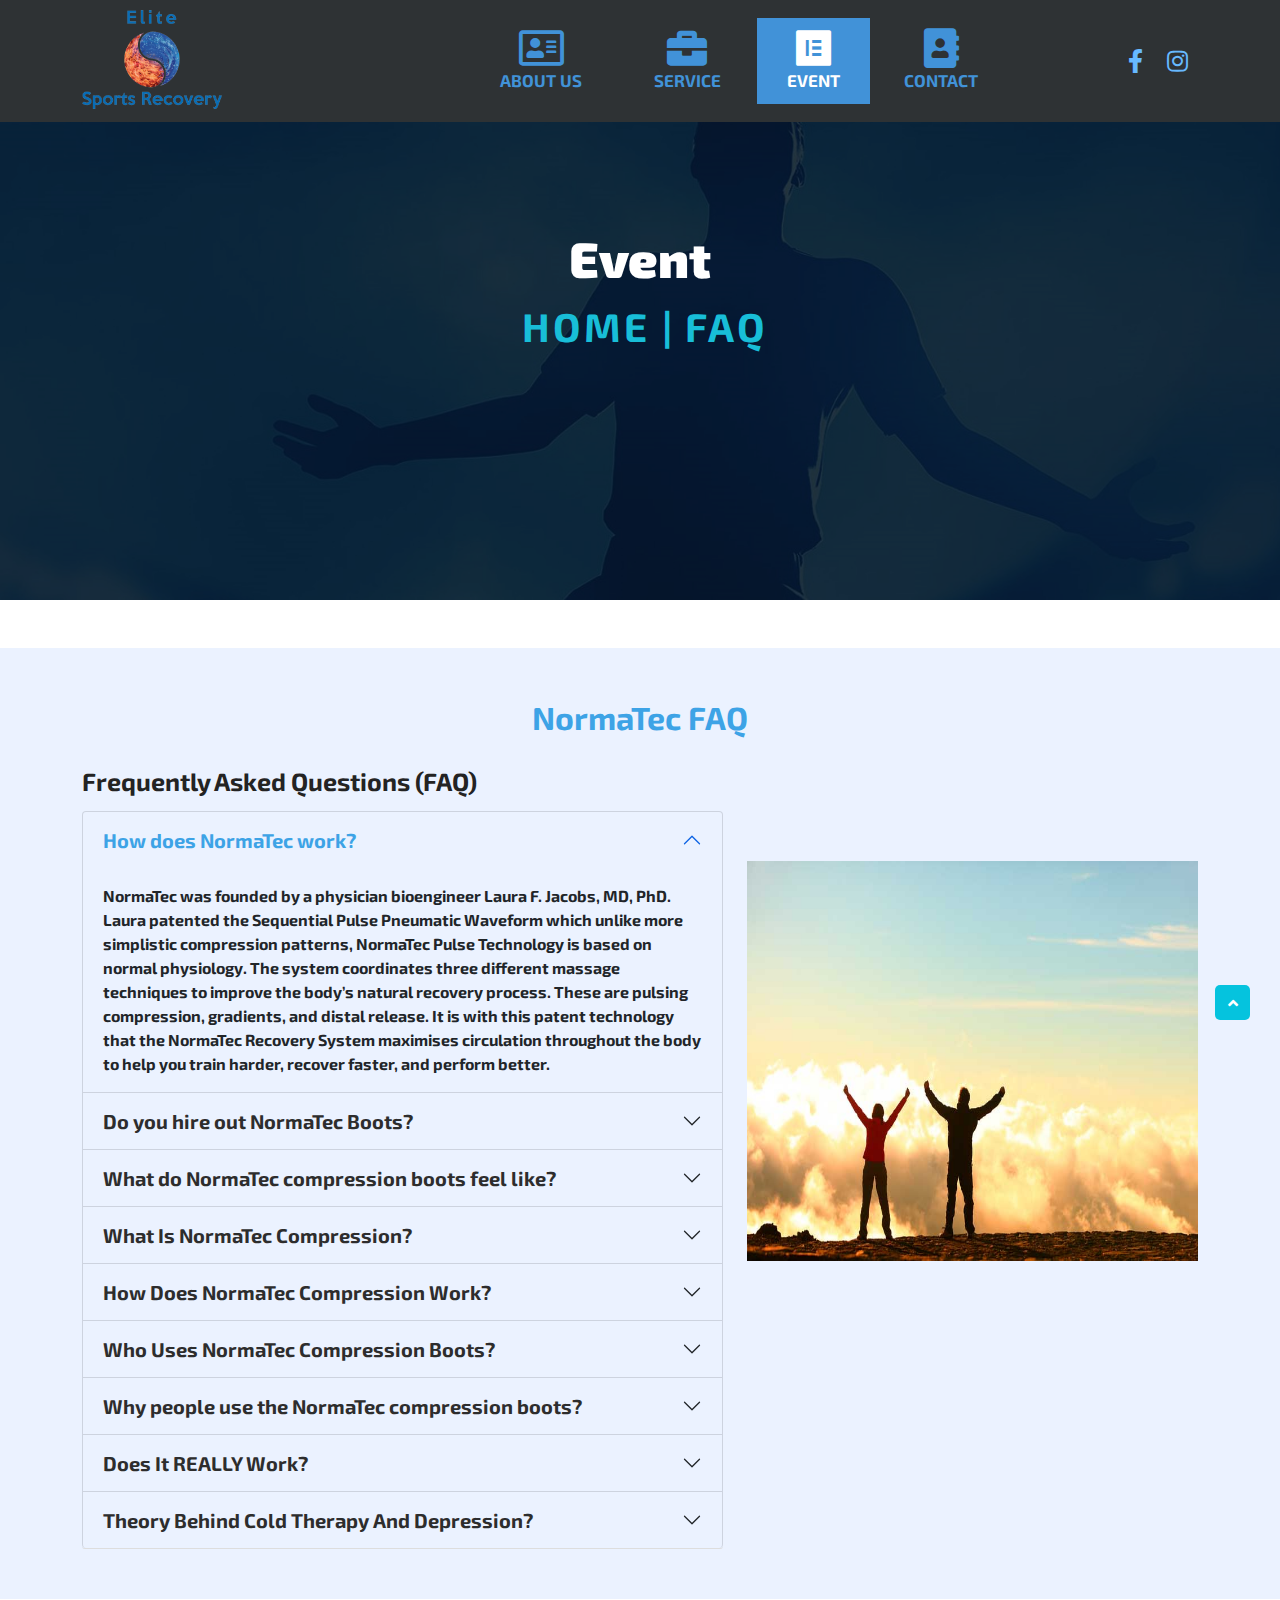
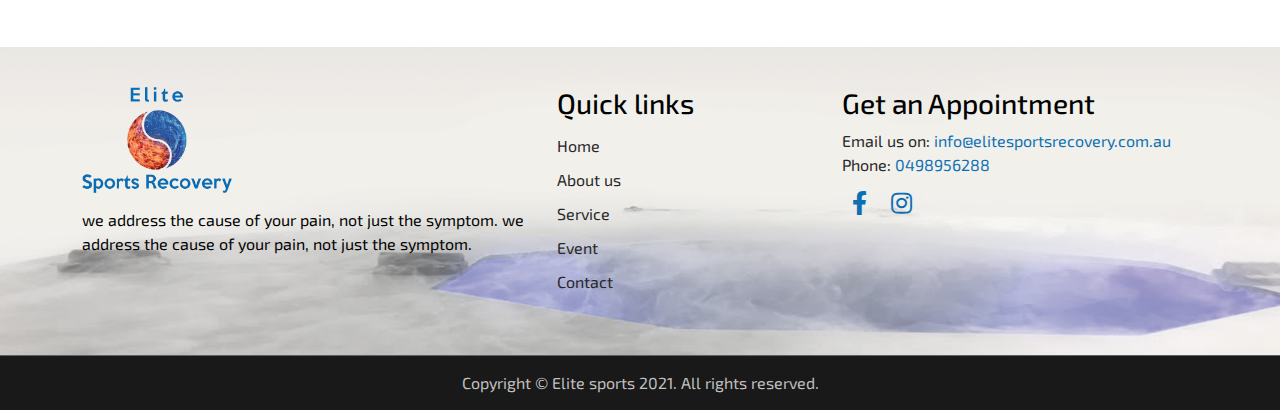
<file: event.html>
<!DOCTYPE html>
<html lang="en">
<head>
	<meta charset="UTF-8">
	<meta name="viewport" content="width=device-width, initial-scale=1.0">
	<title>Elite Sports Recovery - Event</title>
	<link rel="shortcut icon" href="favicon.ico" type="image/x-icon">
	<!-- Bootstrap CSS -->
	<link href="assets/css/bootstrap.min.css" rel="stylesheet">

	<!-- Font awesome cdn -->
	<link rel="stylesheet" href="https://cdnjs.cloudflare.com/ajax/libs/font-awesome/5.15.3/css/all.min.css"/>

	<!-- Google font -->
	<link rel="preconnect" href="https://fonts.gstatic.com">
	<link href="https://fonts.googleapis.com/css2?family=Staatliches&display=swap" rel="stylesheet">
	<link href="https://fonts.googleapis.com/css2?family=Exo+2:wght@100;300;400;500;600&display=swap" rel="stylesheet">


	<!-- resource css link -->
	<link rel="stylesheet" href="assets/css/style.css">
	<link rel="stylesheet" href="assets/css/responsive.css">
</head>
<body>

	<a href="#0" class="scrollToTop"><i class="fas fa-angle-up"></i></a>

	<!-- ========== Header section start  =========== -->
	<div class="header-section">
		<div class="container">
			<div class="row">
				<div class="col-md-4">
					<div class="header-bottom-left">
						<a href="index.html"><img src="assets/img/logo.png" alt="logo"></a>
					</div>
				</div>
				<div class="col-md-6">
					<div class="header-bottom-right">
						<nav class="navbar navbar-expand-lg navbar-light">
							<button class="navbar-toggler" type="button" data-toggle="collapse" data-target="#navbarNav" aria-controls="navbarNav" aria-expanded="false" aria-label="Toggle navigation">
								<span class="navbar-toggler-icon"></span>
							</button>
							<div class="collapse navbar-collapse" id="navbarNav">
								<ul class="navbar-nav">
									<li class="nav-item"><a class="nav-link" href="about.html"><i class="far fa-address-card"></i>About us</a></li>
									<li class="nav-item"><a class="nav-link" href="service.html"><i class="fas fa-briefcase"></i>Service</a></li>
									<li class="nav-item active"><a class="nav-link" href="event.html"><i class="fab fa-elementor"></i>Event</a></li>
									<li class="nav-item"><a class="nav-link" href="contact.html"><i class="fas fa-address-book"></i>Contact</a></li>
								</ul>
							</div>
						</nav>
					</div>
				</div>

				<div class="col-md-2">
					<div class="header-social">
						<ul>
							<li><a href="#"><i class="fab fa-facebook-f"></i></a></li>
							<li><a href="#"><i class="fab fa-instagram"></i></a></li>
						</ul>
					</div>
				</div>
			</div>
		</div>
	</div>
	<!-- ============== Header section end ================-->


	<!-- ============== Banner section start ================-->
	<div class="banner-section about">
		<img src="assets/img/inner-landing-02.jpg" alt="banner image">
		<div class="container">
			<div class="row">
				<div class="col-md-12">
					<div class="banner-text">
						<h1>Event</h1>
						<p><span>Home |</span>FAQ</p>
					</div>
				</div>
			</div>
		</div>
	</div>
	<!-- ============== Banner section end ================-->

	<!-- ============== Faq section start ================-->
	<div class="faq-section mt-5 mb-5">
		<h2>NormaTec FAQ</h2>
		<div class="container">
			<h3>Frequently Asked Questions (FAQ) </h3>
			<div class="row">
				<div class="col-lg-7">
					<div class="question-section">
						<div class="accordion" id="accordionExample">
							<div class="accordion-item">
							    <h2 class="accordion-header" id="headingOne">
							      <button class="accordion-button" type="button" data-bs-toggle="collapse" data-bs-target="#collapseOne" aria-expanded="true" aria-controls="collapseOne">
							        How does NormaTec work?
							      </button>
							    </h2>
							    <div id="collapseOne" class="accordion-collapse collapse show" aria-labelledby="headingOne" data-bs-parent="#accordionExample">
							      <div class="accordion-body">
							        <strong>NormaTec was founded by a physician bioengineer Laura F. Jacobs, MD, PhD. Laura patented the Sequential Pulse Pneumatic Waveform which unlike more simplistic compression patterns, NormaTec Pulse Technology is based on normal physiology. The system coordinates three different massage techniques to improve the body’s natural recovery process. These are pulsing compression, gradients, and distal release. It is with this patent technology that the NormaTec Recovery System maximises circulation throughout the body to help you train harder, recover faster, and perform better.</strong>
							      </div>
							    </div>
							</div>
							<div class="accordion-item">
							    <h2 class="accordion-header" id="headingTwo">
							      <button class="accordion-button collapsed" type="button" data-bs-toggle="collapse" data-bs-target="#collapseTwo" aria-expanded="false" aria-controls="collapseTwo">
							        Do you hire out NormaTec Boots?
							      </button>
							    </h2>
							    <div id="collapseTwo" class="accordion-collapse collapse" aria-labelledby="headingTwo" data-bs-parent="#accordionExample">
							      <div class="accordion-body">
							        <strong>Yes we do! Have an injury and want to get on top of it at home? Have a race, comp or event and want to take them away with you? Or have a busy life and always on your feet? We now hire out the normatec boots so you can use them whenever you like during your hire period.</strong>
							      </div>
							    </div>
							</div>
							<div class="accordion-item">
							    <h2 class="accordion-header" id="headingThree">
							      <button class="accordion-button collapsed" type="button" data-bs-toggle="collapse" data-bs-target="#collapseThree" aria-expanded="false" aria-controls="collapseThree">
							        What do NormaTec compression boots feel like?
							      </button>
							    </h2>
							    <div id="collapseThree" class="accordion-collapse collapse" aria-labelledby="headingThree" data-bs-parent="#accordionExample">
							      <div class="accordion-body">
							        <strong>We gets asked this atleast once a day. So here is what I think it feels like...<br>The initial feeling is like a blood pressure cuff being inflated around your ankle. This feeling then subsides and the inflation slowly works up the legs. Over the course of the session, the boots feel like a deep pressure massage over the leg. The graduated pressure is soothing, relaxing and calming. Its not until you take the boots off that you experience the light weightless feeling through the legs.</strong>
							      </div>
							    </div>
							</div>
							<div class="accordion-item">
							    <h2 class="accordion-header" id="headingFour">
							      <button class="accordion-button collapsed" type="button" data-bs-toggle="collapse" data-bs-target="#collapseFour" aria-expanded="false" aria-controls="collapseFour">
							        What Is NormaTec Compression?
							      </button>
							    </h2>
							    <div id="collapseFour" class="accordion-collapse collapse" aria-labelledby="headingFour" data-bs-parent="#accordionExample">
							      <div class="accordion-body">
							        <strong>NormaTec compression boots were originally founded as a medical device. The technology was developed by a physician bioengineer with the goal to help improve blood flow and speed up the recovery progress. Increased amount of research, it is now a clinically proven treatment to increase circulation, reduce soreness and help athletes perform at their best.</strong>
							      </div>
							    </div>
							</div>
							<div class="accordion-item">
							    <h2 class="accordion-header" id="headingFive">
							      <button class="accordion-button collapsed" type="button" data-bs-toggle="collapse" data-bs-target="#collapseFive" aria-expanded="false" aria-controls="collapseFive">
							        How Does NormaTec Compression Work?
							      </button>
							    </h2>
							    <div id="collapseFive" class="accordion-collapse collapse" aria-labelledby="headingFive" data-bs-parent="#accordionExample">
							      <div class="accordion-body">
							        <strong>NormaTec uses patent PULSE Massage Pattern which uses 3 techniques.<br>Pulsing<br>Distal release<br>Gradients<br>Pulsing<br>Instead of squeezing the legs to transport fluid out, NormaTec uses a pulsing mechanism which mimics the naturally occuring muscle pump within our body.<br><br>Gradients<br>lymphatic vessels have one-way valves that prevent fluid backflow. The pulse technology uses hold pressures to keep everything flowing in the right direction and prevent backflow.This feature also enables maximum pressure in each zone over the legs.<br><br>Distal Release<br>Static pressure can have a negative effect on circulatory flow if it is maintained for too long. NormaTec uses 'Sequential Pulse Technology' which releases hold pressures once they are no longer needed to the backflow.This ensures that each portion of the limb gains maximal rest time between compression cycles.</strong>
							      </div>
							    </div>
							</div>
							<div class="accordion-item">
							    <h2 class="accordion-header" id="headingSix">
							      <button class="accordion-button collapsed" type="button" data-bs-toggle="collapse" data-bs-target="#collapseSix" aria-expanded="false" aria-controls="collapseSix">
							       Who Uses NormaTec Compression Boots?
							      </button>
							    </h2>
							    <div id="collapseSix" class="accordion-collapse collapse" aria-labelledby="headingSix" data-bs-parent="#accordionExample">
							      <div class="accordion-body">
							        <strong>NormaTec boots are used by a wide variety of people. They are very few contraindications meaning they are right for lots of people for lots of reasons.</strong>
							      </div>
							    </div>
							</div>
							<div class="accordion-item">
							    <h2 class="accordion-header" id="headingSeven">
							      <button class="accordion-button collapsed" type="button" data-bs-toggle="collapse" data-bs-target="#collapseSeven" aria-expanded="false" aria-controls="collapseSeven">
							       Why people use the NormaTec compression boots?
							      </button>
							    </h2>
							    <div id="collapseSeven" class="accordion-collapse collapse" aria-labelledby="headingSeven" data-bs-parent="#accordionExample">
							      <div class="accordion-body">
							        <strong>Pregnant and wish to decrease fluid build up in the legs. This is particularly problematic for ladies in their third trimester Weekend warriors and athletes who have been training hard and have sore legs People who are on their feet all day and have tied / sore legs Those who sit at a desk all day and have fluid build up or poor circulation in their legs Runners, cyclists, swimmers or crossfitters who are trying to freshen their legs prior to an event or race</strong>
							      </div>
							    </div>
							</div>
							<div class="accordion-item">
							    <h2 class="accordion-header" id="headingEight">
							      <button class="accordion-button collapsed" type="button" data-bs-toggle="collapse" data-bs-target="#collapseEight" aria-expanded="false" aria-controls="collapseEight">
							       Does It REALLY Work?
							      </button>
							    </h2>
							    <div id="collapseEight" class="accordion-collapse collapse" aria-labelledby="headingEight" data-bs-parent="#accordionExample">
							      <div class="accordion-body">
							        <strong>NormaTec compression therapy is clinically proven by a range of research studies. Research has revealed that NormaTec aids to:<br>Lessen pain sensitivity. Therefore accelerating recovery by reducing muscle soreness from pressure stimuli Treat DOMS. A 30min session in the NormaTec compression boots increases blood flow possibility making it a viable management of DOMS Clear metabolites Passively. NormaTec compression significantly lower blood lactate levels Gene Expression in Muscle Tissue. NormaTec upgregulates rps^ and downregulates Stat1. This may assist with a positive adaptive response to exercise Upgregulates PGC-1a and eNOS. A 60min session has been proven to achieve this with biopsy samples Improve Endothelial Function. A single session improves conduit artery endothelial function systematically and improve RH blood flow Decreases Muscle Fatigue After Exercise. Increases Flexibility and skeletal muscle oxidative stress during recovery from heavy resistance training Increased Range of Motion. NormaTec rapidly enhances acute range of motion with less discomfort and time</strong>
							      </div>
							    </div>
							</div>

							<div class="accordion-item">
							    <h2 class="accordion-header" id="headingNine">
							      <button class="accordion-button collapsed" type="button" data-bs-toggle="collapse" data-bs-target="#collapseNine" aria-expanded="false" aria-controls="collapseNine">
							       Theory Behind Cold Therapy And Depression?
							      </button>
							    </h2>
							    <div id="collapseNine" class="accordion-collapse collapse" aria-labelledby="headingNine" data-bs-parent="#accordionExample">
							      <div class="accordion-body">
							        <strong>There is a theory that overtime through evolution, humans lack a lifestyle where physiological stressors that primates were previously exposed to are experienced (e.g. changes in body temperature experienced from a cold swim). This proposes the theory that a reduction in 'thermal exercise' may cause inadequate functioning of the brain. The second thought, is that our genetic makeup predisposes some people to this phenomenon more than others.<br>Exposing our body to the cold has a range of health benefits which may include reducing swelling, inflammation and muscle soreness, improving sleep hygiene, attention and strengthening of the immune system.<br>Recent evidence has also investigated the impact that cold therapy may have on our mood and symptoms of depression.<br>The sympathetic nervous system is activated when our body is exposed to the cold. Exposure to cold also increases the amount of beta-endorphin and noradrenaline in the blood, both of which have an impact on our mood. Our skin has a high density of cold receptors. By exposing our skin to the cold, our body receives an influx of impulses from peripheral nerve endings to the brain. According to research from the Journal of Medical Hypotheses, this could also result in an anti-depressive effect.<br>As well as a positive impact on depression, cold therapy was also found to have a significant analgesic effect according the the Journal of Medical Hypotheses. An advantage of cold therapy over traditional medicinal management tools for pain management is that it does not appear to have noticeable side effects or cause dependence. For many Australians, chronic pain and depression are inevitably linked. This therefore provides another avenue to support the use of cold therapy as a tool to help stabilise your mood.</strong>
							      </div>
							    </div>
							</div>
						</div>
					</div>
				</div>

				<div class="col-lg-5">
					<div class="faq-right">
						<img src="assets/img/freedom-2-people-clouds-.jpg" alt="freedom 2 people clouds">
					</div>
				</div>
			</div>
		</div>
	</div>	
	<!-- ============== Faq section end ================-->


	<!-- ============== Footer section start ================-->
	<div class="footer-section mt-5">
		<div class="footer-top">
			<div class="container">
				<div class="row">
					<div class="col-md-5">
						<div class="footer-left">
							<a href="#"><img src="assets/img/logo.png" alt="logo"></a>
							<p>we address the cause of your pain, not just the symptom. we address the cause of your pain, not just the symptom.</p>
						</div>
					</div>
					<div class="col-md-3">
						<div class="footer-middle">
							<h3>Quick links</h3>
							<ul>
								<li><a href="index.html">Home</a></li>
								<li><a href="about.html">About us</a></li>
								<li><a href="service.html">Service</a></li>
								<li><a href="event.html">Event</a></li>
								<li><a href="contact.html">Contact</a></li>
							</ul>
						</div>
					</div>
					<div class="col-md-4">
						<div class="footer-right">
							<h3>Get an Appointment</h3>
							<p>Email us on: <a href="mailto:info@elitesportsrecovery.com.au">info@elitesportsrecovery.com.au</a><br>
							Phone: <a href="tel:0498956288">0498956288</a></p>
							<div class="header-social footer">
								<ul>
									<li><a href="#"><i class="fab fa-facebook-f"></i></a></li>
									<li><a href="#"><i class="fab fa-instagram"></i></a></li>
								</ul>
							</div>
						</div>
					</div>
				</div>
			</div>
		</div>

		<div class="footer-bottom">
			<div class="container">
				<div class="row">
					<div class="col-md-12">
						<div class="copyright-section">
							<p>Copyright © Elite sports 2021. All rights reserved.</p>
						</div>
					</div>
				</div>
			</div>
		</div>		
	</div>
	<!-- ============== Footer section end ================-->






	<script src="assets/js/jquery-3.5.1.min.js"></script>
	<script src="assets/js/popper.min.js"></script>
	<script src="assets/js/bootstrap.bundle.min.js"></script>
	<script src="assets/js/bootstrap.min.js"></script>

	<!-- Js resource -->
	<script src="assets/js/main.js"></script>

</body>
</html>
</file>
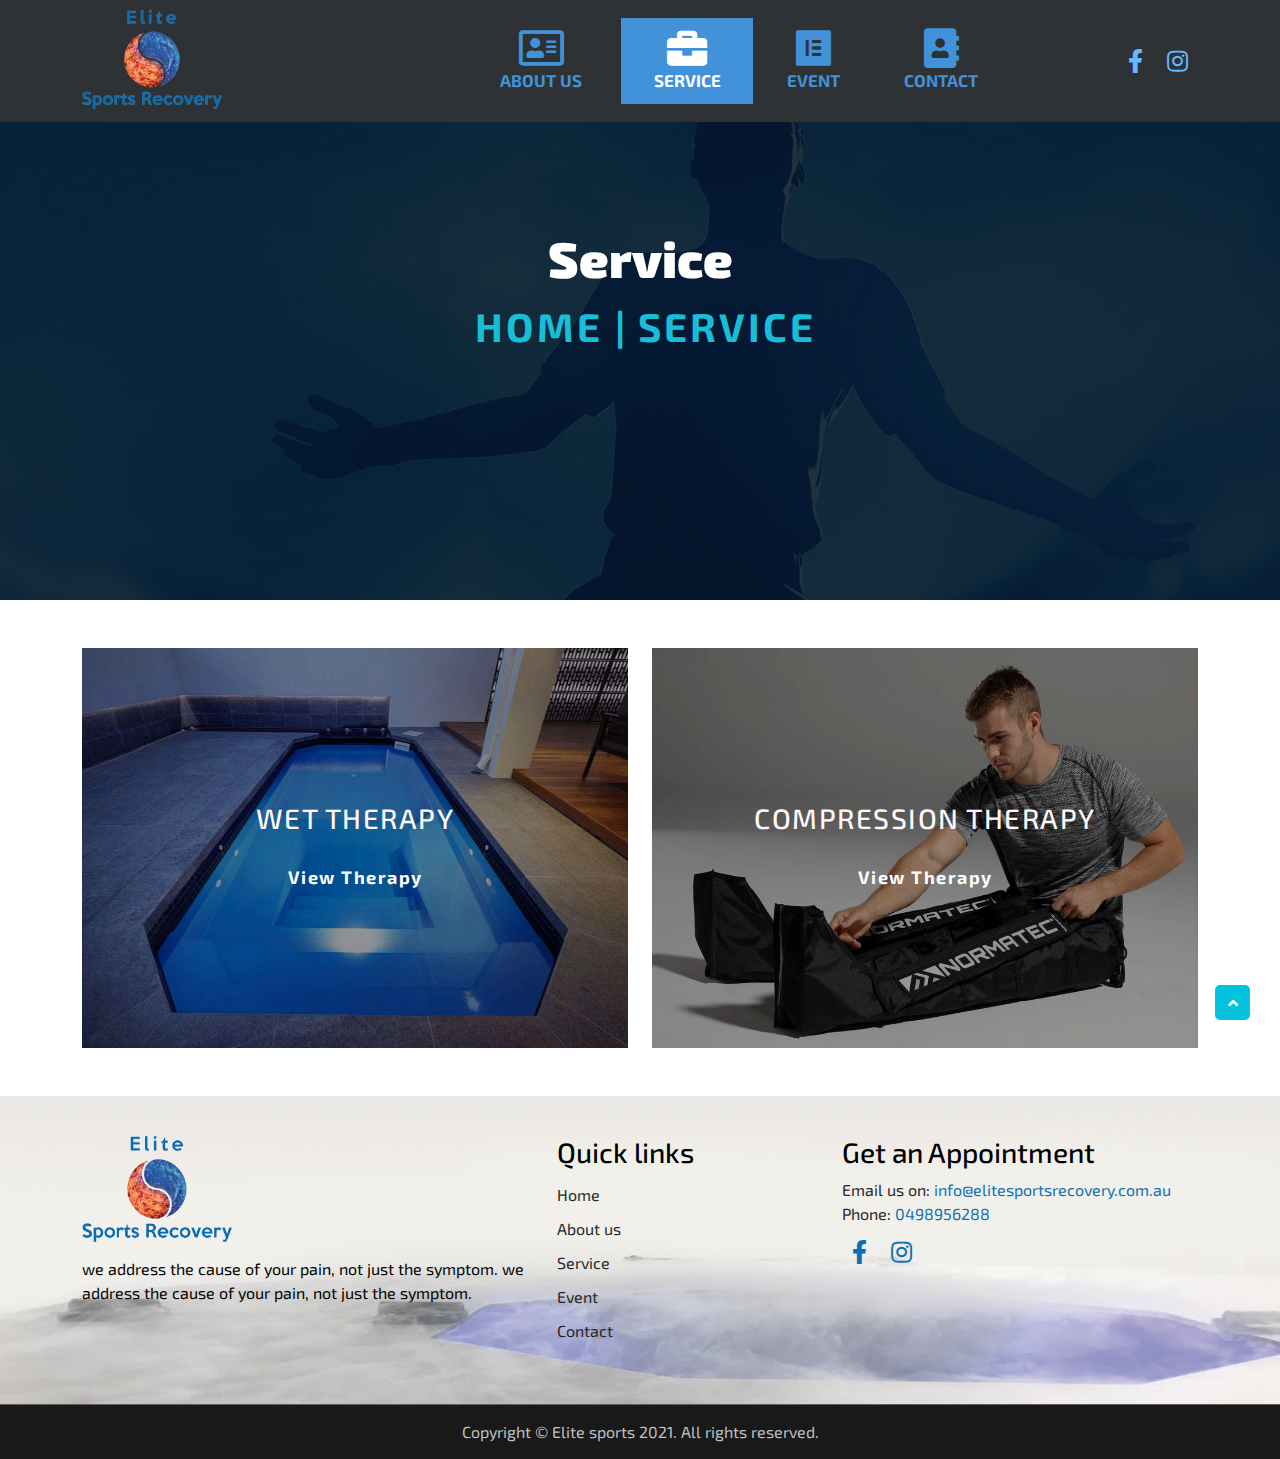
<file: service.html>
<!DOCTYPE html>
<html lang="en">
<head>
	<meta charset="UTF-8">
	<meta name="viewport" content="width=device-width, initial-scale=1.0">
	<title>Elite Sports Recovery - Service</title>
	<link rel="shortcut icon" href="favicon.ico" type="image/x-icon">
	<!-- Bootstrap CSS -->
	<link href="assets/css/bootstrap.min.css" rel="stylesheet">

	<!-- Font awesome cdn -->
	<link rel="stylesheet" href="https://cdnjs.cloudflare.com/ajax/libs/font-awesome/5.15.3/css/all.min.css"/>

	<!-- Google font -->
	<link rel="preconnect" href="https://fonts.gstatic.com">
	<link href="https://fonts.googleapis.com/css2?family=Staatliches&display=swap" rel="stylesheet">
	<link href="https://fonts.googleapis.com/css2?family=Exo+2:wght@100;300;400;500;600&display=swap" rel="stylesheet">


	<!-- resource css link -->
	<link rel="stylesheet" href="assets/css/style.css">
	<link rel="stylesheet" href="assets/css/responsive.css">
</head>
<body>

	<a href="#0" class="scrollToTop"><i class="fas fa-angle-up"></i></a>

	<!-- ========== Header section start  =========== -->
	<div class="header-section">
		<div class="container">
			<div class="row">
				<div class="col-md-4">
					<div class="header-bottom-left">
						<a href="index.html"><img src="assets/img/logo.png" alt="logo"></a>
					</div>
				</div>
				<div class="col-md-6">
					<div class="header-bottom-right">
						<nav class="navbar navbar-expand-lg navbar-light">
							<button class="navbar-toggler" type="button" data-toggle="collapse" data-target="#navbarNav" aria-controls="navbarNav" aria-expanded="false" aria-label="Toggle navigation">
								<span class="navbar-toggler-icon"></span>
							</button>
							<div class="collapse navbar-collapse" id="navbarNav">
								<ul class="navbar-nav">
									<li class="nav-item"><a class="nav-link" href="about.html"><i class="far fa-address-card"></i>About us</a></li>
									<li class="nav-item active"><a class="nav-link" href="service.html"><i class="fas fa-briefcase"></i>Service</a></li>
									<li class="nav-item"><a class="nav-link" href="event.html"><i class="fab fa-elementor"></i>Event</a></li>
									<li class="nav-item"><a class="nav-link" href="contact.html"><i class="fas fa-address-book"></i>Contact</a></li>
								</ul>
							</div>
						</nav>
					</div>
				</div>

				<div class="col-md-2">
					<div class="header-social">
						<ul>
							<li><a href="#"><i class="fab fa-facebook-f"></i></a></li>
							<li><a href="#"><i class="fab fa-instagram"></i></a></li>
						</ul>
					</div>
				</div>
			</div>
		</div>
	</div>
	<!-- ============== Header section end ================-->


	<!-- ============== Banner section start ================-->
	<div class="banner-section about">
		<img src="assets/img/inner-landing-02.jpg" alt="banner image">
		<div class="container">
			<div class="row">
				<div class="col-md-12">
					<div class="banner-text">
						<h1>Service</h1>
						<p><span>Home |</span>Service</p>
					</div>
				</div>
			</div>
		</div>
	</div>
	<!-- ============== Banner section end ================-->


	<!-- ============== Therapy section start ================-->
	<div class="therapy-section mt-5">
		<div class="container">
			<div class="row">
				<div class="col-md-6">
					<div class="wet-therapy-section">
						<img src="assets/img/cold-spa-blue.jpg" alt="therapy picture">
						<a href="therapy.html">
						<h3>Wet therapy</h3>
						<p>View therapy</p></a>		
					</div>
				</div>

				<div class="col-md-6">
					<div class="wet-therapy-section">
						<img src="assets/img/normatec-boots.jpg" alt="therapy picture">
						<a href="compression.html">
						<h3>Compression Therapy</h3>
						<p>View therapy</p></a>

					</div>
				</div>
			</div>
		</div>
	</div>
	<!-- ============== Therapy section end ================-->



	<!-- ============== Footer section start ================-->
	<div class="footer-section mt-5">
		<div class="footer-top">
			<div class="container">
				<div class="row">
					<div class="col-md-5">
						<div class="footer-left">
							<a href="#"><img src="assets/img/logo.png" alt="logo"></a>
							<p>we address the cause of your pain, not just the symptom. we address the cause of your pain, not just the symptom.</p>
						</div>
					</div>
					<div class="col-md-3">
						<div class="footer-middle">
							<h3>Quick links</h3>
							<ul>
								<li><a href="index.html">Home</a></li>
								<li><a href="about.html">About us</a></li>
								<li><a href="service.html">Service</a></li>
								<li><a href="event.html">Event</a></li>
								<li><a href="contact.html">Contact</a></li>
							</ul>
						</div>
					</div>
					<div class="col-md-4">
						<div class="footer-right">
							<h3>Get an Appointment</h3>
							<p>Email us on: <a href="mailto:info@elitesportsrecovery.com.au">info@elitesportsrecovery.com.au</a><br>
							Phone: <a href="tel:0498956288">0498956288</a></p>
							<div class="header-social footer">
								<ul>
									<li><a href="#"><i class="fab fa-facebook-f"></i></a></li>
									<li><a href="#"><i class="fab fa-instagram"></i></a></li>
								</ul>
							</div>
						</div>
					</div>
				</div>
			</div>
		</div>

		<div class="footer-bottom">
			<div class="container">
				<div class="row">
					<div class="col-md-12">
						<div class="copyright-section">
							<p>Copyright © Elite sports 2021. All rights reserved.</p>
						</div>
					</div>
				</div>
			</div>
		</div>		
	</div>
	<!-- ============== Footer section end ================-->





	<script src="assets/js/jquery-3.5.1.min.js"></script>
	<script src="assets/js/popper.min.js"></script>
	<script src="assets/js/bootstrap.bundle.min.js"></script>
	<script src="assets/js/bootstrap.min.js"></script>

	<!-- Js resource -->
	<script src="assets/js/main.js"></script>

</body>
</html>
</file>
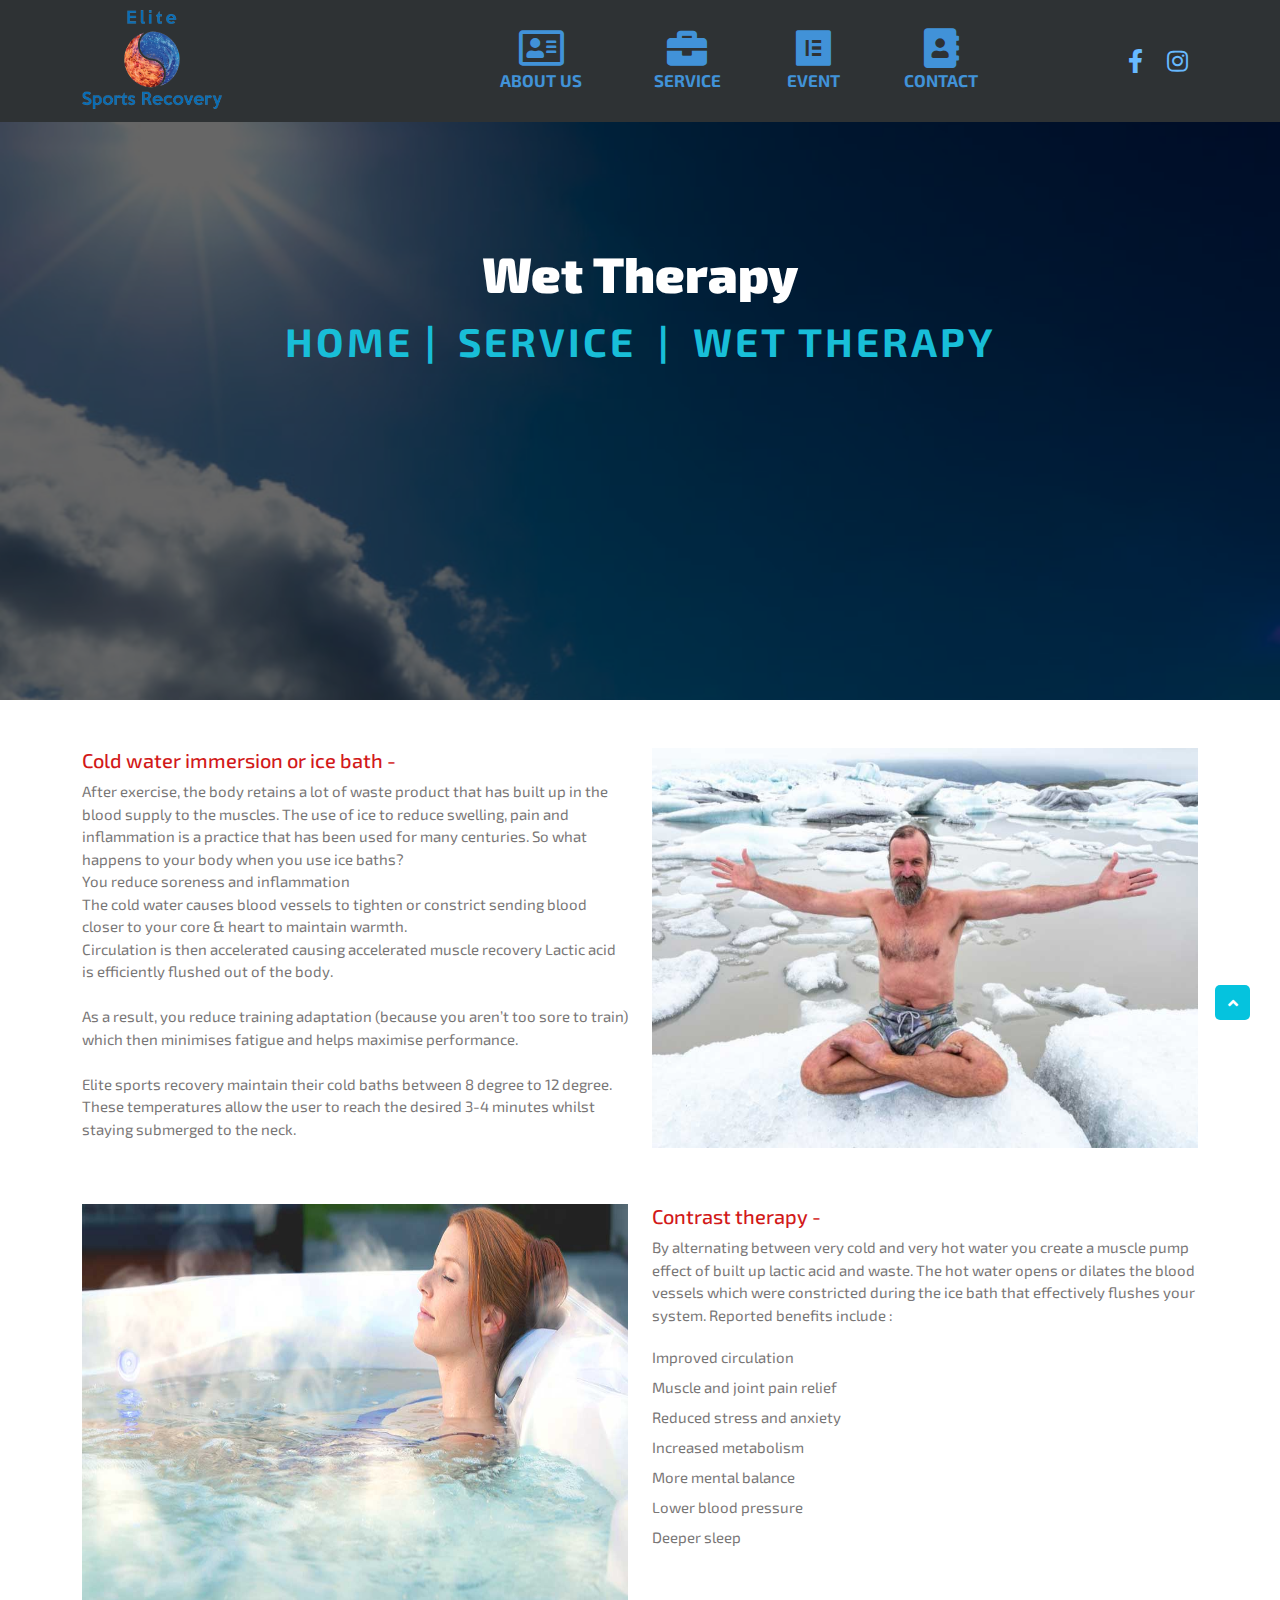
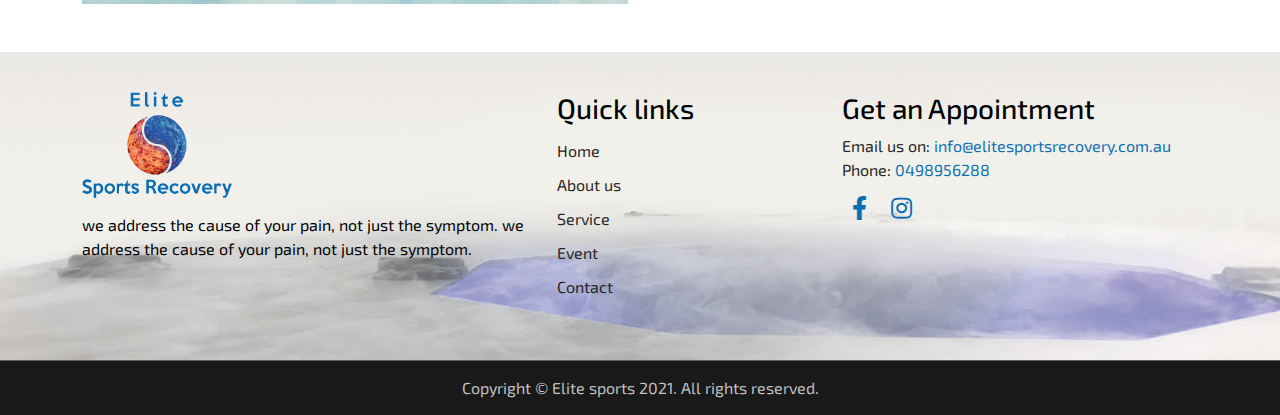
<file: therapy.html>
<!DOCTYPE html>
<html lang="en">
<head>
	<meta charset="UTF-8">
	<meta name="viewport" content="width=device-width, initial-scale=1.0">
	<title>Elite Sports Recovery - Home</title>
	<link rel="shortcut icon" href="favicon.ico" type="image/x-icon">
	<!-- Bootstrap CSS -->
	<link href="assets/css/bootstrap.min.css" rel="stylesheet">

	<!-- Font awesome cdn -->
	<link rel="stylesheet" href="https://cdnjs.cloudflare.com/ajax/libs/font-awesome/5.15.3/css/all.min.css"/>

	<!-- Google font -->
	<link rel="preconnect" href="https://fonts.gstatic.com">
	<link href="https://fonts.googleapis.com/css2?family=Staatliches&display=swap" rel="stylesheet">
	<link href="https://fonts.googleapis.com/css2?family=Exo+2:wght@100;300;400;500;600&display=swap" rel="stylesheet">

	<!-- resource css link -->
	<link rel="stylesheet" href="assets/css/style.css">
	<link rel="stylesheet" href="assets/css/responsive.css">
</head>
<body>

	<a href="#0" class="scrollToTop"><i class="fas fa-angle-up"></i></a>

	<!-- ========== Header section start  =========== -->
	<div class="header-section">
		<div class="container">
			<div class="row">
				<div class="col-md-4">
					<div class="header-bottom-left">
						<a href="index.html"><img src="assets/img/logo.png" alt="logo"></a>
					</div>
				</div>
				<div class="col-md-6">
					<div class="header-bottom-right">
						<nav class="navbar navbar-expand-lg navbar-light">
							<button class="navbar-toggler" type="button" data-toggle="collapse" data-target="#navbarNav" aria-controls="navbarNav" aria-expanded="false" aria-label="Toggle navigation">
								<span class="navbar-toggler-icon"></span>
							</button>
							<div class="collapse navbar-collapse" id="navbarNav">
								<ul class="navbar-nav">
									<li class="nav-item"><a class="nav-link" href="about.html"><i class="far fa-address-card"></i>About us</a></li>
									<li class="nav-item"><a class="nav-link" href="service.html"><i class="fas fa-briefcase"></i>Service</a></li>
									<li class="nav-item"><a class="nav-link" href="event.html"><i class="fab fa-elementor"></i>Event</a></li>
									<li class="nav-item"><a class="nav-link" href="contact.html"><i class="fas fa-address-book"></i>Contact</a></li>
								</ul>
							</div>
						</nav>
					</div>
				</div>

				<div class="col-md-2">
					<div class="header-social">
						<ul>
							<li><a href="#"><i class="fab fa-facebook-f"></i></a></li>
							<li><a href="#"><i class="fab fa-instagram"></i></a></li>
						</ul>
					</div>
				</div>
			</div>
		</div>
	</div>
	<!-- ============== Header section end ================-->


	<!-- ============== Banner section start ================-->
	<div class="banner-section">
		<img src="assets/img/clear-sunshine.jpg" alt="banner image">
		<div class="container">
			<div class="row">
				<div class="col-md-12">
					<div class="banner-text">
						<h1>Wet therapy</h1>
						<p><span>Home |</span><span>Service</span> |<span> Wet therapy</span></p>
					</div>
				</div>
			</div>
		</div>
	</div>
	<!-- ============== Banner section end ================-->


	<!-- ============== Wet therapy section start ================-->
	<div class="wet-therapy-details mt-5 mb-5 ">
		<div class="container">
			<div class="row">
				<div class="col-md-12 mb-5">
					<div class="row">
						<div class="col-md-6">
							<div class="ice-bath-left">
								<h4>Cold water immersion or ice bath - </h4>
								<p>After exercise, the body retains a lot of waste product that has built up in the blood supply to the muscles. The use of ice to reduce swelling, pain and inflammation is a practice that has been used for many centuries.  So what happens to your body when you use ice baths?<br>You reduce soreness and inflammation<br>The cold water causes blood vessels to tighten or constrict sending blood closer to your core & heart to maintain warmth.<br>Circulation is then accelerated causing accelerated muscle recovery Lactic acid is efficiently flushed out of the body.<br><br>As a result, you reduce training adaptation (because you aren’t too sore to train) which then minimises fatigue and helps maximise performance.<br><br>Elite sports recovery maintain their cold baths between 8 degree to 12 degree. These temperatures allow the user to reach the desired 3-4 minutes whilst staying submerged to the neck.</p>
							</div>
						</div>
						<div class="col-md-6">
							<div class="ice-bath-right">
								<img src="assets/img/wimhof-arms-out-.jpg" alt="cold image">
							</div>
						</div>
					</div>
				</div>

				<div class="col-md-12">
					<div class="row">
						<div class="col-md-6">
							<div class="ice-bath-right">
								<img src="assets/img/ice-pool-.jpg" alt="cold image">
							</div>
						</div>

						<div class="col-md-6">
							<div class="ice-bath-left">
								<h4>Contrast therapy - </h4>
								<p>By alternating between very cold and very hot water you create a muscle pump effect of built up lactic acid and waste. The hot water opens or dilates the blood vessels which were constricted during the ice bath that effectively flushes your system. Reported benefits include :<br>
									<ul>
										<li>Improved circulation</li>
										<li>Muscle and joint pain relief</li>
										<li>Reduced stress and anxiety</li>
										<li>Increased metabolism</li>
										<li>More mental balance</li>
										<li>Lower blood pressure</li>
										<li>Deeper sleep</li>
									</ul>
								</p>
							</div>
						</div>
					</div>
				</div>
			</div>
		</div>
	</div>

	<!-- ============== Wet therapy section end ================-->


	<!-- ============== Footer section start ================-->
	<div class="footer-section mt-5">
		<div class="footer-top">
			<div class="container">
				<div class="row">
					<div class="col-md-5">
						<div class="footer-left">
							<a href="#"><img src="assets/img/logo.png" alt="logo"></a>
							<p>we address the cause of your pain, not just the symptom. we address the cause of your pain, not just the symptom.</p>
						</div>
					</div>
					<div class="col-md-3">
						<div class="footer-middle">
							<h3>Quick links</h3>
							<ul>
								<li><a href="index.html">Home</a></li>
								<li><a href="about.html">About us</a></li>
								<li><a href="service.html">Service</a></li>
								<li><a href="event.html">Event</a></li>
								<li><a href="contact.html">Contact</a></li>
							</ul>
						</div>
					</div>
					<div class="col-md-4">
						<div class="footer-right">
							<h3>Get an Appointment</h3>
							<p>Email us on: <a href="mailto:info@elitesportsrecovery.com.au">info@elitesportsrecovery.com.au</a><br>
							Phone: <a href="tel:0498956288">0498956288</a></p>
							<div class="header-social footer">
								<ul>
									<li><a href="#"><i class="fab fa-facebook-f"></i></a></li>
									<li><a href="#"><i class="fab fa-instagram"></i></a></li>
								</ul>
							</div>
						</div>
					</div>
				</div>
			</div>
		</div>

		<div class="footer-bottom">
			<div class="container">
				<div class="row">
					<div class="col-md-12">
						<div class="copyright-section">
							<p>Copyright © Elite sports 2021. All rights reserved.</p>
						</div>
					</div>
				</div>
			</div>
		</div>		
	</div>
	<!-- ============== Footer section end ================-->




	<script src="assets/js/jquery-3.5.1.min.js"></script>
	<script src="assets/js/popper.min.js"></script>
	<script src="assets/js/bootstrap.bundle.min.js"></script>
	<script src="assets/js/bootstrap.min.js"></script>

	<!-- Js resource -->
	<script src="assets/js/main.js"></script>

</body>
</html>
</file>
<file: assets/css/style.css>
*{
	margin: 0;
	padding: 0;
}
body {
    font-family: 'Exo 2', sans-serif;
}
ul{
	padding: 0;
}
ul li{
	list-style: none;
	display: inline-block;
}
a{
	text-decoration: none
}
iframe {
    width: 100%;
}
h2{
	text-align: center;
	margin-bottom: 30px;
	color: #3da3e6;
    font-weight: 700;
}
a.nav-link:hover,.navbar-nav .nav-item.active a.nav-link {
    background: #4192d8;
    color: #fff!important;
}

.header-section {
    position: fixed;
    left: 0;
    right: 0;
    top: 0;
    z-index: 9999;
    background: #2e3234;
    padding: 10px 0px;
    width: 100%;
    transition: 0.5s;

}

/* Sticky section css */
.header-section.sticky{
	background: #fff;
	transition: 0.5s;
    box-shadow: 0px 0px 12px #292929;
    padding: 5px 0px;
}
.header-section.sticky ul li a{
	color: #4192d8!important;
}
.header-section.sticky .nav-link:hover{
    color: #fff!important;
}
.header-section.sticky .header-bottom-left img {
    width: 130px;
}
.header-section.sticky .header-bottom-right ul {
    margin-top: 0rem;
}
/* .header-section.sticky .header-social ul {
    margin-top: 14px;
} */
.header-section.sticky .header-social ul{
	margin-top: 20px;
}

/* End sticky section css */

.header-bottom-left img {
    width: 140px;
    transition: 0.3s;
}

.header-bottom-right ul {
    margin: 0;
    margin-top: 0rem;
    text-align: right!important;
    width: 100%;
    display: block;
    transition: 0.3s;
}
.header-bottom-right ul li a {
    color: #4192d8!important;
    font-weight: bold;
    padding: 10px 10px!important;
    display: block;
    font-size: 17px;
    text-transform: uppercase;
    text-align: center;
}
.header-bottom-right ul li a i {
    font-size: 40px;
    margin-right: 5px;
    vertical-align: sub;
    width: 100%;
}
.header-bottom-right ul li:last-child a {
    padding-right: 0;
    
}
.header-social ul {
    text-align: right;
    margin: 0;
    margin-top: 25px;
    transition: 0.3s;
}


.header-social ul li a {
    display: block;
    color: #67b9ff;
    padding: 8px 10px;
    font-size: 24px;
}


/*===============
 Banner section
 ================*/
.banner-section{
	position: relative;
}
.banner-section:after {
    content: '';
    background: #000;
    position: absolute;
    width: 100%;
    height: 100%;
    right: 0;
    top: 0;
    left: 0;
    opacity: 0.6;
}
.banner-section img {
    height: 700px;
    width: 100%;
}
.banner-text {
    position: absolute;
    top: 45%;
    transform: translate(-50%,-50%);
    z-index: 99;
    color: #fff;
    left: 50%;
    width: 100%;
}
.banner-text h1 {
    text-transform: capitalize;
    font-size: 50px;
    font-weight: 900;
    text-align: center;
}
.banner-text p {
    font-size: 40px;
    color: #18bed8;
    font-weight: 700;
    text-align: center;
    text-transform: uppercase;
    letter-spacing: 3px;
}

.banner-text p span{
    margin: 0px 10px;
    cursor: pointer;
}
p.last-one {
    position: absolute;
    left: 50%;
    transform: translateX(-50%);
    font-size: 21px;
    color: #ffffff;
    font-weight: normal;
}
.banner-section .button-section {
    bottom: 25%;
}
.button-section {
    position: absolute;
    left: 50%;
    transform: translateX(-50%);
    width: 100%;
    text-align: center;
    z-index: 99;
}
.button-section a {
    color: #fff;
    font-size: 21px;
    border: 2px solid rgb(255 255 255 / 66%);
    padding: 8px 60px;
    display: inline-block;
    text-transform: uppercase;
    margin: 0px 10px;
    border-radius: 5px;
    transition: 0.3s;
}
.button-section a:hover {
    opacity: 0.8;
}
.button-section a.book-now {
    color: #3b6e92;
    background: #fff;
}

/*About us page */
.about .banner-text{
    position: absolute;
    left: 50%;
    top: 50%;
    transform: translate(-50%,-50%);
}
.about img{
    height: 600px; 
}


/*=================
 Therapy section
 ==================*/
.wet-therapy-section a{
	display: block;
}
.wet-therapy-section img{
	width: 100%;
	height: 400px;
	transition: 0.6s ease;
}
.wet-therapy-section:after{
    content: '';
    background: #000;
    position: absolute;
    width: 100%;
    height: 100%;
    right: 0;
    top: 0;
    left: 0;
    opacity: 0.4;
    transition: 0.3s;
}
.wet-therapy-section:hover:after{
    opacity: 0.3;

}
.wet-therapy-section h3 {
    margin-bottom: 20px;
    
}
.wet-therapy-section a{
    position: absolute;
    top: 50%;
    left: 50%;
    transform: translate(-50%,-50%);
    color: #fff7f7;
    font-weight: 700;
    text-transform: uppercase;
    font-size: 25px;
    z-index: 99;
    letter-spacing: 1.5px;
    width: 100%;
    text-align: center;
}
.wet-therapy-section {
    position: relative;
    overflow: hidden;
}
.wet-therapy-section:hover img{
	transform: scale(1.2);
}

.wet-therapy-section a p {
    color: #fff;
    font-size: 18px;
    text-transform: capitalize;
    transition: 0.3s;
    padding: 10px 20px;
    font-weight: 700;
    width: 100%;
    display: inline;
}
.wet-therapy-section:hover a p{
    z-index: 99;
    border: 1px solid #fff;
    color: #fff;
}
.wet-therapy-section a p:hover{
    opacity: 0.8;
}


/*===========
Wet therapy details section 
=============
*/
.ice-bath-left h4 {
    color: #d21919;
    font-size: 20px;
}
.ice-bath-left p {
    font-size: 15px;
    color: #797676;
}
.ice-bath-right img {
    width: 100%;
    height: 400px;
}

.ice-bath-left ul li {
    display: block;
    list-style: inherit;
    font-size: 15px;
    color: #797676;
    line-height: 2;
}


/* ==============
Video section start
==================
*/
.video-section.mt-5 iframe{
    height: 600px;
}
/* ==============
Video section end
==================
*/



/* ==============
Cryotherapy section start
==================
*/
.cryotherapy-section.mt-5 {
    background: #F2F2F2;
    padding: 60px 0px;
}
.cryo-left p, .cryo-right p {
    font-size: 18px;
    color: #777777;
    line-height: 1.8;
}

/* ==============
Cryotherapy section end
==================
*/


/* ==============
Pricing section start
==================
*/
.pricing-section {
    background: url(../img/call-to-action-bg.jpg) no-repeat;
    background-size: cover;
    background-position: center;
    position: relative;
    height: 200px;
}
.pricing-section .button-section{
    top: 50%;
    transform: translate(-50%,-50%);
}
/* ==============
Pricing section end
==================
*/


/* ==============
Blogging section start
==================
*/
.blogging-section.mt-5 .container{
    max-width: 1160px;
}
.blogging-item {
    border: 1px solid #bdbdbd;
}
.blogging-item img{
    width: 100%;
}
.blogging-item a h3 {
    padding: 0px 20px;
    font-size: 27px;
    margin-top: 15px;
    color: #1767a0;
}
.blogging-item p {
    padding: 0px 20px;
    margin-top: 15px;
    color: #777;
    font-size: 15px;
}
.blogging-item p span a{
    color: #1767a0;
}

/* ==============
Blogging section end
==================
*/


/* ==============
Newsletter section start
==================
*/
.contact-us-section.news-letter.mt-5.mb-5 .container{
    border-top: 1px solid #d2cccc;
    padding-top: 30px;
}
.contact-us-section.news-letter.mt-5.mb-5{
    background: transparent;
}
.contact-us-section.news-letter.mt-5.mb-5 .form-label {
    color: #000!important;
}
.contact-us-section.news-letter.mt-5.mb-5 .contact-left h3,.contact-us-section.news-letter.mt-5.mb-5 .contact-left p {
    color: #000;
}
.news-letter .logo-section.mb-4 {
    text-align: center;
}
.news-letter .logo-section.mb-4 img {
    width: 150px;
}
.news-letter form label span{
    color: red;
}
.news-letter .contact-left {
    text-align: center;
    margin-top: 150px;
}
.contact-us-section.news-letter.mt-5.mb-5 .btn{
    background: #000;
    border: none;
    color: #fff;
    padding: 5px 20px;
}
/* ==============
Newsletter section end
==================
*/



/*===============
Normatec section css 
=================*/
.faq-section.mt-5.mb-5 {
    background: #ebf2ff;
    padding: 50px 0px;
}
.faq-section h3 {
    font-weight: 700;
    font-size: 25px;
    color: #232323;
    margin-bottom: 15px;
}
.instruction ul li {
    display: block;
    padding: 10px 20px;
    color: #fff;
    font-weight: 700;
    text-transform: capitalize;
    font-size: 18px;
}

.accordion-button {
    color: #2d2d2d;
    font-weight: 700;
    font-size: 20px;
    border-bottom: none;
    background: none!important;
}
.accordion-button:not(.collapsed) {
    color: #3da3e6;
    background-color: #e7f1ff;
}
.accordion-button:focus {
    box-shadow: none;
    border-color: #ddd;
}
.faq-right img {
    width: 100%;
    height: 400px;
    margin-top: 50px;
}
div#accordionExample{
	border-bottom: 1px solid #ddd;
	border-radius: 3px;
}

.normatec-section.mt-5 {
    background: #55B6C7;
    padding: 50px 0px;
}
.normatec-section.mt-5 h2{
	color: #fff;
}


/*=============
Who section start 
================= */
.who-right {
    padding: 0px 25px;
    padding-right: 0;
}
.who-right h3 {
    font-weight: 700;
    color: #3a3a3a;
    text-transform: capitalize;
}
.who-right p{
    color: #2f2e2e;
    font-weight: 600;
}



/*================== 
Contact section css 
=================== */
.contact-left p {
    margin-bottom: 10px;
    line-height: 2;
    font-size: 22px;
    color: #fff;
}
.contact-left {
    margin-top: 100px;
}
.header-social.contact ul {
    text-align: left;
    margin: 0;
    margin-top: 0;
}

.form-control:focus {
	box-shadow: inherit;
}
.form-label {
    margin-bottom: .5rem;
    color: #fff;
}
.contact-left h3 {
    text-transform: capitalize;
    font-weight: 700;
    color: #ffffff;
    font-size: 36px;
}
.contact-left p a {
    color: #fff;
    font-size: 17px;
    text-decoration: underline;
}
.contact-us-section.mt-5 {
    background: #55B6C7;
    padding: 50px 0px;
}

.contact-us-section.mt-5 h2 {
    color: #fff;
}
.header-social.contact ul li a {
    display: block;
    color: #fff;
    padding: 8px 5px;
    font-size: 22px;
}
button.btn {
    background: #fff;
    font-size: 17px;
    font-weight: 600;
    border: 2px solid #ddd;
}
button.btn:hover {
    background: transparent;
    color: #fff;
}

/*====================
Footer section css 
=====================*/
.footer-left img{
	width: 150px;
}
.footer-top {
    background: url(../img/footer-bg.jpg) no-repeat;
    padding: 40px 0px;
    width: 100%;
    height: 100%;
    background-position: center;
    background-size: cover;
}
.footer-left p {
    margin-top: 15px;
    color: #000;
    margin-bottom: 0;
}
.footer-top h3{
	color: #000;
}
.footer-middle ul li {
    list-style: none;
    display: block;
}
.footer-middle ul li a {
    color: #272727;
    padding: 5px 0px;
    display: block;
}
.footer-middle ul li a:hover {
    color: #a7a3a3;
    transition: 0.3s;
}
.footer-right p {
    color: #272727;
    margin-bottom: 0;
}
.header-social.footer ul{
	text-align: left;
	margin-top: 0;
}
.footer-right p a, .header-social.footer ul li a {
    color: #0d6fb3!important;
}

.footer-bottom {
    border-top: 1px solid #616060;
    background: #191919;
}
.copyright-section p {
    color: #c1c1c1;
    text-align: center;
    margin: 0;
    padding: 15px 0px;
}




/*
===========================
scroll to top 
===========================
*/
.scrollToTop {
    width: 35px;
    height: 35px;
    line-height: 35px;
    color: #ffffff;
    z-index: 999;
    bottom: 30px;
    right: 30px;
    position: fixed;
    border-radius: 5px;
    -webkit-transform: translateY(150px);
    -ms-transform: translateY(150px);
    transform: translateY(150px);
    background: #05c3de;
    text-align: center;
    font-size: 16px;
}
.scrollToTop.active {
    -webkit-transform: translateY(0);
    -ms-transform: translateY(0);
    transform: translateY(0);
    animation: bounceInDown 2s;
    -webkit-animation: bounceInDown 2s;
    -moz-animation: bounceInDown 2s;
}

@keyframes bounceInDown {
  0% {
    opacity: 0;
    -webkit-transform: translateY(-2000px);
    transform: translateY(-2000px)
  }

  60% {
    opacity: 1;
    -webkit-transform: translateY(30px);
    transform: translateY(30px)
  }

  80% {
    -webkit-transform: translateY(-10px);
    transform: translateY(-10px)
  }

  100% {
    -webkit-transform: translateY(0);
    transform: translateY(0)
  }
}

.bounceInDown {
  -webkit-animation-name: bounceInDown;
  animation-name: bounceInDown
}

/*
==================================
Scroll to top css end
===================================
*/
</file>
<file: assets/css/responsive.css>
/*
======================= 
Max width 1200px
=======================
*/
@media (max-width:1199px){
	.header-bottom-right ul li a {
	    padding: 10px 4px!important;
	}
	.header-bottom-right ul li a i {
	    font-size: 30px;
	}
	.header-bottom-right ul {
	    margin-top: 0.5rem;
	}
	.banner-text h1 {
	    font-size: 33px;
	}
	.wet-therapy-section h3 {
	    font-size: 20px;
	}
	.wet-therapy-section img {
	    height: 350px;
	}

	iframe {
	    max-width: 100%;
	}
	.accordion-button {
	    font-size: 18px;
	}
	.faq-right img {
	    height: 350px;
	    margin-top: 50px;
	}
	.who-left img{
		width: 100%;
	}


}


/*
======================= 
Min width 992px
=======================
*/
@media (min-width:992px){

}


/*
======================= 
Max width 991px
=======================
*/
@media (max-width:991px){
	/* Nav */
	.header-section.sticky {
	    padding: 10px 0px;
	}
	.header-section.sticky ul li a{
		color: #3da3e6!important;
	}
	.header-section.sticky .header-social ul li a{
		color: #3da3e6!important;
	}
	.header-section.sticky .header-bottom-left img {
	    width: 100px;
	}
	/* .header-section.sticky ul li a:hover{
		color: #fff!important;
	} */
	.header-section.sticky .header-social ul{
		margin-top: 25px;
		transition: 0.3s;
	}
	
	
	nav.navbar {
	    position: absolute;
	    right: 0px;
	    top: 20px;
	    width: 100%;
	}
	button.navbar-toggler {
	    position: absolute;
	    right: 20px;
	    top: 5px;
	}
	button.navbar-toggler:focus {
	    box-shadow: none;
	}
	.navbar-light .navbar-toggler {
	    color: rgba(0,0,0,.55);
	    border-color: rgb(187 182 182);
	}
	.header-bottom-right ul {
	    margin: 0;
	    margin-top: 3.9rem;
	    text-align: right;
	    background: #2e3234;
	}
	.header-section.sticky .header-bottom-right ul {
	    margin-top: 3.9rem;
	    background: #fff;
	}
	.header-bottom-right ul li a {
	    padding: 20px!important;
	    font-size: 15px;
	    border-bottom: 1px solid #ddd;
	    text-align: right;
	}
	li.nav-item {
	    display: block;
	}
	/* Nav end */

	.header-bottom-left img {
	    width: 100px;
	}
	.header-section .header-social ul {
	    position: absolute;
	    top: -5px;
	    right: 100px;
	}
	.banner-section img {
	    height: 500px;
	}
	.banner-section.about img {
	    height: 350px;
	}
	
	.banner-text p {
	    font-size: 28px;
	}
	p.last-one {
	    font-size: 16px;
	    width: 100%;
	}

	.video-section.mt-5 iframe {
	    height: 400px;
	}
	.blogging-item a h3 {
	    padding: 0px 20px;
	    font-size: 18px;
	}

	.news-letter .contact-left {
	    text-align: center;
	    margin-top: 50px;
	}
	.who-left img{
		width: 100%;
	}

	.wet-therapy-section img {
	    height: 260px;
	}
	.wet-therapy-section {
	    margin-bottom: 15px;
	}
	.wet-therapy-section h3 {
	    font-size: 18px;
	}
	.ice-bath-right img {
	    width: 100%;
	    height: 300px;
	}

	.normatec-section.mt-5 h2 {
	    font-size: 25px;
	}
	.instruction ul li {
	    padding: 5px 0px;
	    font-size: 18px;
	}
	.faq-section h3 {
	    font-size: 18px;
	}
	.accordion-button {
	    font-size: 15px;
	    text-align: left;
	}
	strong {
	    font-size: 14px;
	}
	.accordion-button::after {
	    width: 1rem;
	    height: 1rem;
	    background-size: 1rem;
	    position: absolute;
	    right: 20px;
	    top: 16px;
	}
	.faq-right img {
	    height: auto;
	}
	.who-right {
	    padding: 0px;
	    padding-right: 0;
	    margin-top: 20px;
	}
	.who-right h3 {
	    font-weight: 700;
	    color: #3a3a3a;
	    text-transform: capitalize;
	    font-size: 25px;
	}
	.who-right p {
	    font-size: 15px;
	}

	.contact-us-section.mt-5 {
	    padding: 25px 0px;
	}
	.contact-us-section.mt-5 h2 {
	    color: #fff;
	    margin-bottom: 15px;
	}
	

	.contact-left h3 {
	    font-size: 30px;
	}
	.contact-left p {
	    font-size: 17px;
	}
	.footer-left,.footer-middle,.footer-right {
	    text-align: center;
	}
	.footer-left p {
	    margin-bottom: 20px;
	    font-size: 15px;
	}
	.copyright-section p {
	    font-size: 14px;
	}

	.footer-top h3 {
	    color: #000;
	    font-size: 22px;
	}
	.header-social.footer ul {
	    text-align: center;
	}


}

/*
======================= 
Max width 768px
=======================
*/
@media (max-width:767px){
	/* Nav */
	.bg-light {
	    background-color: inherit!important;
	}
	nav.navbar {
	    position: absolute;
	    right: 0px;
	    top: 20px;
	    width: 100%;
	}
	button.navbar-toggler {
	    position: absolute;
	    right: 20px;
	    top: 0;
	}
	button.navbar-toggler:focus {
	    box-shadow: none;
	}
	.header-bottom-right ul {
	    margin: 0;
	    margin-top: 3.25rem;
	    text-align: right;
	    background: #2e3234;
	}
	.header-section.sticky .header-bottom-right ul {
	    margin-top: 3.2rem;
	    background: #fff;
	}
	.header-bottom-right ul li a {
	    padding: 20px!important;
	    font-size: 15px;
	    border-bottom: 1px solid #ddd;
	}
	li.nav-item {
	    display: block;
	}
	/* Nav end */
	.header-bottom-left img,.header-section.sticky .header-bottom-left img  {
	    width: 85px;
	}
	.header-section.sticky .header-social ul {
	    margin-top: 15px;
	}
	.header-section .header-social ul {
	    position: absolute;
	    top: 0;
	    right: 100px;
	    margin-top: 15px;
	}
	.banner-section img {
	    height: 550px;
	}
	.banner-text h1 {
	    text-transform: capitalize;
	    font-size: 28px;
	}
	.banner-text p {
	    font-size: 20px;
	}
	p.last-one {
	    font-size: 17px;
	    width: 100%;
	}
	.button-section a {
	    font-size: 18px;
	    padding: 8px 50px;
	}

	.video-section.mt-5 iframe {
	    height: 400px;
	}

	.who-left img{
		width: 100%;
	}

	.wet-therapy-section img {
	    height: 100%;
	}
	.wet-therapy-section {
	    margin-bottom: 15px;
	}
	.wet-therapy-section h3 {
	    font-size: 20px;
	}
	.ice-bath-left h4 {
	    margin-top: 10px;
	}
	.ice-bath-right img {
	    height: 100%;
	}

	.normatec-section.mt-5 h2 {
	    font-size: 25px;
	}
	.instruction ul li {
	    padding: 5px 0px;
	    font-size: 18px;
	}
	.faq-section h3 {
	    font-size: 18px;
	}
	.accordion-button {
	    font-size: 15px;
	    text-align: left;
	}
	strong {
	    font-size: 14px;
	}
	.accordion-button::after {
	    width: 1rem;
	    height: 1rem;
	    background-size: 1rem;
	    position: absolute;
	    right: 20px;
	    top: 16px;
	}
	.faq-right img {
	    height: auto;
	}
	.who-right {
	    padding: 0px;
	    padding-right: 0;
	    margin-top: 20px;
	}
	.who-right h3 {
	    font-weight: 700;
	    color: #3a3a3a;
	    text-transform: capitalize;
	    font-size: 25px;
	}
	.who-right p {
	    font-size: 15px;
	}

	.contact-us-section.mt-5 {
	    padding: 25px 0px;
	}
	.contact-us-section.mt-5 h2 {
	    color: #fff;
	    margin-bottom: 15px;
	}
	.contact-left {
	    margin-top: 0px;
	}

	.contact-left h3 {
	    font-size: 30px;
	}
	.contact-left p {
	    font-size: 17px;
	    line-height: 1.5;
	}
	.footer-left,.footer-middle,.footer-right {
	    text-align: center;
	}
	.footer-left p {
	    margin-bottom: 20px;
	    font-size: 15px;
	}
	.copyright-section p {
	    font-size: 14px;
	}


}

/*
======================= 
Max width 576px
=======================
*/
@media (max-width:575px){
	/* Nav */
	.bg-light {
	    background-color: inherit!important;
	}
	nav.navbar {
	    position: absolute;
	    right: 0px;
	    top: 20px;
	    width: 100%;
	}
	button.navbar-toggler {
	    position: absolute;
	    right: 10px;
	    top: 0;
	}
	button.navbar-toggler:focus {
	    box-shadow: none;
	}
	.header-bottom-right ul {
	    margin: 0;
	    margin-top: 3.2rem;
	    text-align: right;
	    background: #2e3234;
	}
	.header-section.sticky .header-bottom-left img {
	    width: 85px;
	}
	.header-section.sticky .header-bottom-right ul {
	    margin-top: 3.2rem;
	    background: #fff;
	}
	.header-bottom-right ul li a {
	    padding: 15px 10px!important;
	    font-size: 15px;
	    border-bottom: 1px solid #ddd;
	}
	li.nav-item {
	    display: block;
	}
	.header-section .header-social ul{
	    position: absolute;
	    top: 0;
	    right: 100px;
	}
	/* Nav end */
	

	/* Banner section */
	.banner-section img {
	    height: 300px!important;
	}
	.banner-text h1 {
		text-transform: capitalize;
		font-size: 20px;
		margin-bottom: 10px;
	}
	.banner-text p span {
	    margin: 0px 3px;
	    letter-spacing: 1px;
	}
	.banner-text p {
	    font-size: 15px;
	    margin-bottom: 5px;
	}
	p.last-one {
	    left: 0;
	    transform: translateX(0%);
	    font-size: 13px;
	    width: 100%;
	    text-align: center;
	    letter-spacing: 1px;
	}
	.button-section a {
	    font-size: 16px;
	    padding: 5px 15px;
	    margin: 0px 7px;
	}
	.banner-section .button-section {
	    position: absolute;
	    bottom: 12%;
	}

	/* Banner section */


	.video-section.mt-5 iframe {
	    height: 400px;
	}

	/* Cryotherapy */
	.cryotherapy-section.mt-5 {
	    padding: 30px 0px;
	}
	.cryo-left p, .cryo-right p {
	    font-size: 16px
	}
	/* End */

	.blogging-item a h3 {
	    padding: 0px 20px;
	    font-size: 22px;
	    margin-top: 15px;
	    color: #1767a0;
	}
	.news-letter .contact-left {
	    margin-top: 50px;
	}

	.who-left img{
		width: 100%;
	}

	.wet-therapy-section img {
	    height: 100%;
	}
	.wet-therapy-section {
	    margin-bottom: 15px;
	}
	.wet-therapy-section h3 {
		text-align: center;
	}

	.ice-bath-left h4 {
	    font-size: 16px;
	    margin-top: 10px;
	}
	.ice-bath-left p {
	    font-size: 14px;
	}
	.ice-bath-right img {
	    height: 100%;
	    width: 100%;
	}

	.normatec-section.mt-5 h2 {
	    font-size: 22px;
	}
	.instruction ul li {
	    padding: 5px 0px;
	    font-size: 15px;
	}
	.faq-section h3 {
	    font-size: 16px;
		text-align: center;
	}
	.accordion-button {
	    font-size: 14px;
	    text-align: left;
	}
	strong {
	    font-size: 12px;
	}
	.accordion-button::after {
	    width: 1rem;
	    height: 1rem;
	    background-size: 1rem;
	    position: absolute;
	    right: 20px;
	    top: 16px;
	}
	.faq-right img {
	    height: auto;
	}
	.who-right {
	    padding: 0px;
	    padding-right: 0;
	    margin-top: 20px;
	}
	.who-right h3 {
	    font-weight: 700;
	    color: #3a3a3a;
	    text-transform: capitalize;
	    font-size: 18px;
	}
	.who-right p {
	    font-size: 13px;
	}

	.contact-us-section.mt-5 {
	    padding: 25px 0px;
	}
	.contact-us-section.mt-5 h2 {
	    color: #fff;
	    margin-bottom: 15px;
	}
	.contact-left {
	    margin-top: 0px;
	}

	.contact-left h3 {
	    font-size: 30px;
	}
	.contact-left p {
	    font-size: 17px;
	    line-height: 1.5;
	}
	.footer-left,.footer-middle,.footer-right {
	    text-align: center;
	}
	.footer-left p {
	    margin-bottom: 20px;
	    font-size: 15px;
	}
	.copyright-section p {
	    font-size: 13px;
	}


}
</file>
